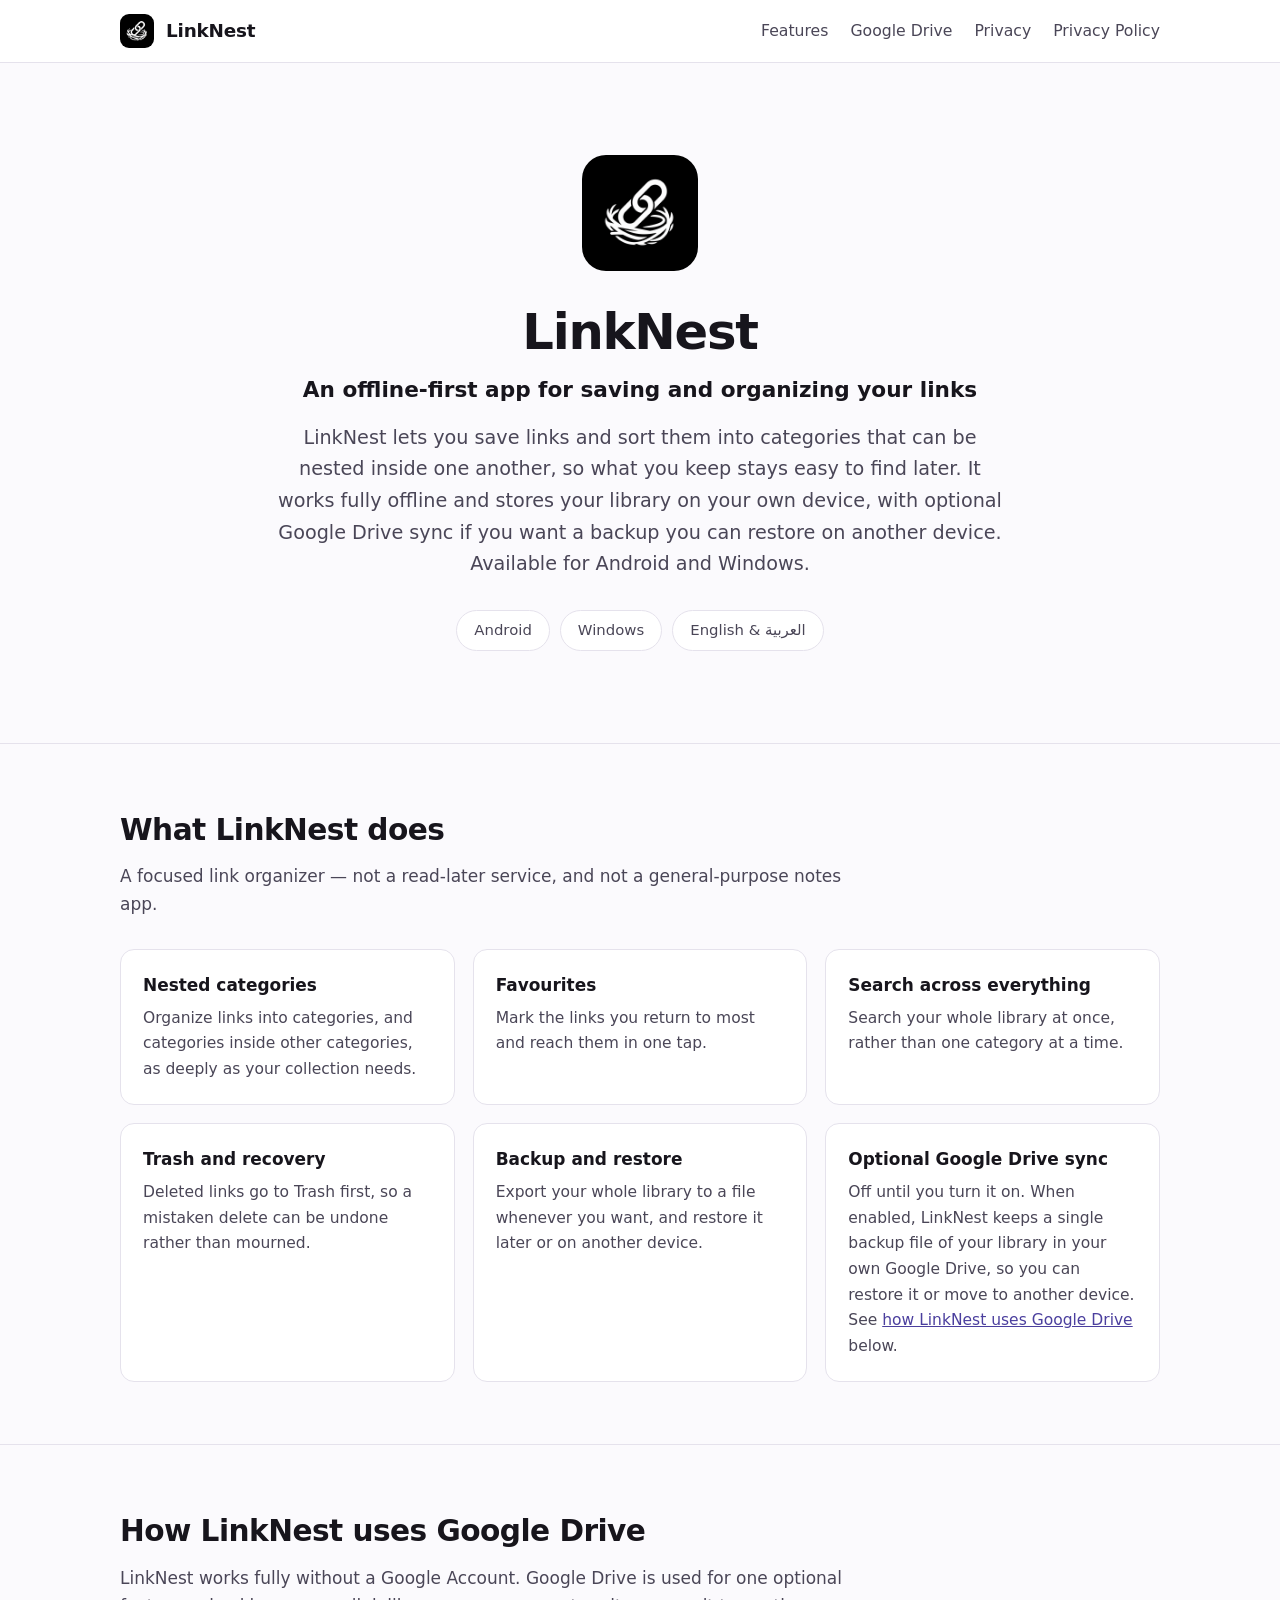
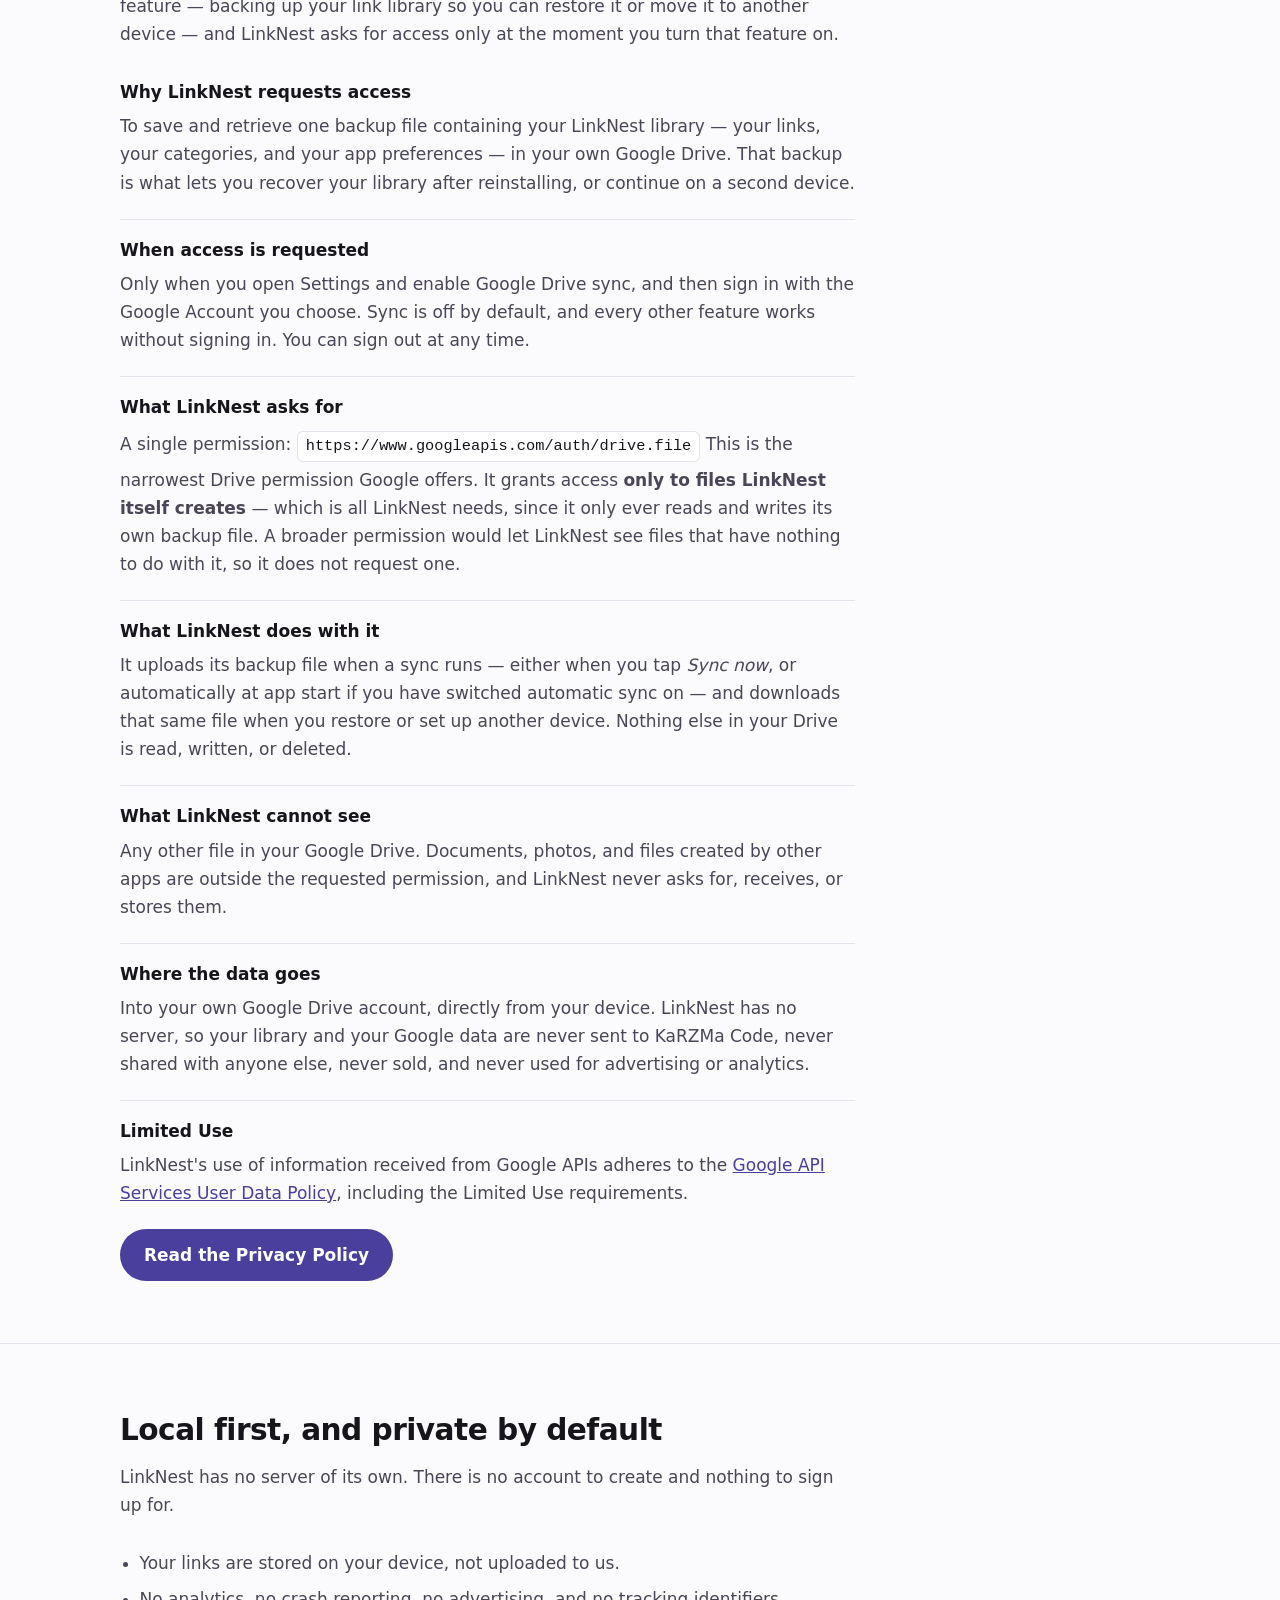
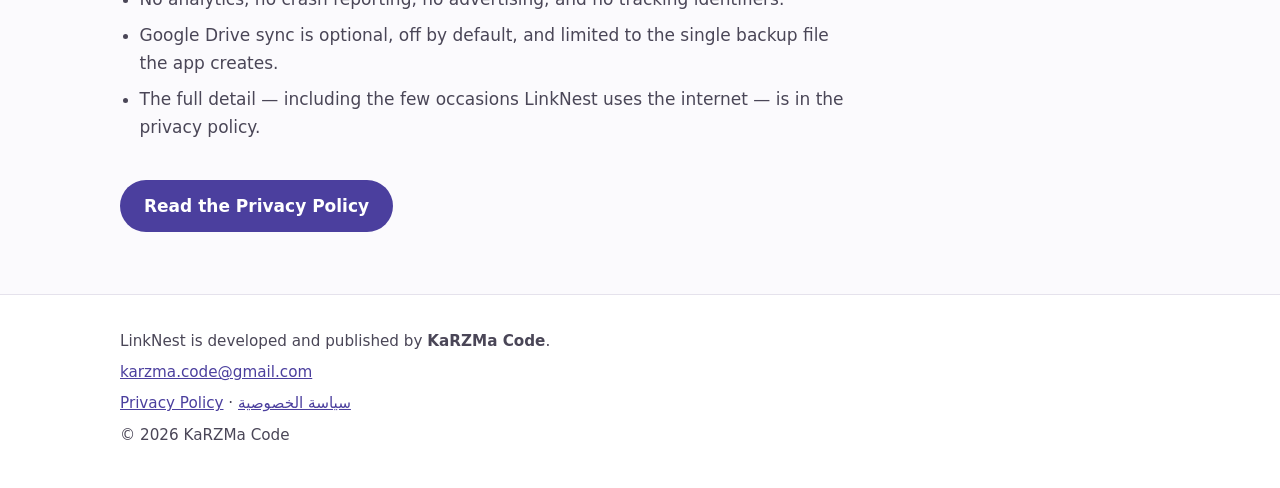
<file: index.html>
<!DOCTYPE html>
<html lang="en">
<head>
<meta charset="utf-8">
<meta name="viewport" content="width=device-width, initial-scale=1">
<title>LinkNest — Offline-first link organizer for Android and Windows</title>
<meta name="description" content="LinkNest is an offline-first app for saving and organizing links into nested categories, with favourites, search, trash, manual backup, and optional Google Drive sync. Your links stay on your device.">
<link rel="canonical" href="https://linknest.dev/">
<meta property="og:type" content="website">
<meta property="og:site_name" content="LinkNest">
<meta property="og:title" content="LinkNest — Offline-first link organizer">
<meta property="og:description" content="Save and organize links into nested categories, on Android and Windows. Works offline; your links stay on your device.">
<meta property="og:url" content="https://linknest.dev/">
<meta property="og:image" content="https://linknest.dev/img/og-card.png">
<meta name="twitter:card" content="summary_large_image">
<meta name="theme-color" content="#000000">
<link rel="icon" href="favicon.ico" sizes="any">
<link rel="icon" type="image/png" href="img/linknest-icon-192.png">
<link rel="apple-touch-icon" href="img/linknest-icon-192.png">
<link rel="stylesheet" href="css/style.css">
</head>
<body>
<a class="skip-link" href="#main">Skip to content</a>

<header class="site-header">
  <div class="shell">
    <a class="brand" href="./">
      <img src="img/linknest-icon-192.png" alt="" width="34" height="34">
      LinkNest
    </a>
    <nav class="site-nav" aria-label="Primary">
      <a href="#features">Features</a>
      <a href="#google-data">Google Drive</a>
      <a href="#privacy">Privacy</a>
      <a href="privacy/">Privacy Policy</a>
    </nav>
  </div>
</header>

<main id="main">

  <div class="shell hero">
    <img src="img/linknest-icon-512.png" alt="The LinkNest logo: a chain link resting in a nest." width="116" height="116">
    <h1>LinkNest</h1>
    <p class="tagline">
      An offline-first app for saving and organizing your links
    </p>
    <p class="lede">
      LinkNest lets you save links and sort them into categories that can be
      nested inside one another, so what you keep stays easy to find later. It
      works fully offline and stores your library on your own device, with
      optional Google Drive sync if you want a backup you can restore on
      another device. Available for Android and Windows.
    </p>
    <ul class="platforms">
      <li>Android</li>
      <li>Windows</li>
      <li>English &amp; العربية</li>
    </ul>
  </div>

  <section id="features">
    <div class="shell">
      <h2>What LinkNest does</h2>
      <p class="section-lede">
        A focused link organizer — not a read-later service, and not a
        general-purpose notes app.
      </p>
      <ul class="features">
        <li>
          <h3>Nested categories</h3>
          <p>
            Organize links into categories, and categories inside other
            categories, as deeply as your collection needs.
          </p>
        </li>
        <li>
          <h3>Favourites</h3>
          <p>Mark the links you return to most and reach them in one tap.</p>
        </li>
        <li>
          <h3>Search across everything</h3>
          <p>
            Search your whole library at once, rather than one category at a
            time.
          </p>
        </li>
        <li>
          <h3>Trash and recovery</h3>
          <p>
            Deleted links go to Trash first, so a mistaken delete can be undone
            rather than mourned.
          </p>
        </li>
        <li>
          <h3>Backup and restore</h3>
          <p>
            Export your whole library to a file whenever you want, and restore
            it later or on another device.
          </p>
        </li>
        <li>
          <h3>Optional Google Drive sync</h3>
          <p>
            Off until you turn it on. When enabled, LinkNest keeps a single
            backup file of your library in your own Google Drive, so you can
            restore it or move to another device. See
            <a href="#google-data">how LinkNest uses Google Drive</a> below.
          </p>
        </li>
      </ul>
    </div>
  </section>

  <section id="google-data">
    <div class="shell">
      <h2>How LinkNest uses Google Drive</h2>
      <p class="section-lede">
        LinkNest works fully without a Google Account. Google Drive is used for
        one optional feature — backing up your link library so you can restore
        it or move it to another device — and LinkNest asks for access only at
        the moment you turn that feature on.
      </p>
      <dl class="disclosure">
        <dt>Why LinkNest requests access</dt>
        <dd>
          To save and retrieve one backup file containing your LinkNest
          library — your links, your categories, and your app preferences — in
          your own Google Drive. That backup is what lets you recover your
          library after reinstalling, or continue on a second device.
        </dd>

        <dt>When access is requested</dt>
        <dd>
          Only when you open Settings and enable Google Drive sync, and then
          sign in with the Google Account you choose. Sync is off by default,
          and every other feature works without signing in. You can sign out at
          any time.
        </dd>

        <dt>What LinkNest asks for</dt>
        <dd>
          A single permission:
          <code class="scope">https://www.googleapis.com/auth/drive.file</code>
          This is the narrowest Drive permission Google offers. It grants access
          <strong>only to files LinkNest itself creates</strong> — which is all
          LinkNest needs, since it only ever reads and writes its own backup
          file. A broader permission would let LinkNest see files that have
          nothing to do with it, so it does not request one.
        </dd>

        <dt>What LinkNest does with it</dt>
        <dd>
          It uploads its backup file when a sync runs — either when you tap
          <em>Sync now</em>, or automatically at app start if you have switched
          automatic sync on — and downloads that same file when you restore or
          set up another device. Nothing else in your Drive is read, written,
          or deleted.
        </dd>

        <dt>What LinkNest cannot see</dt>
        <dd>
          Any other file in your Google Drive. Documents, photos, and files
          created by other apps are outside the requested permission, and
          LinkNest never asks for, receives, or stores them.
        </dd>

        <dt>Where the data goes</dt>
        <dd>
          Into your own Google Drive account, directly from your device.
          LinkNest has no server, so your library and your Google data are
          never sent to KaRZMa Code, never shared with anyone else, never sold,
          and never used for advertising or analytics.
        </dd>

        <dt>Limited Use</dt>
        <dd>
          LinkNest's use of information received from Google APIs adheres to the
          <a href="https://developers.google.com/terms/api-services-user-data-policy" rel="noopener">Google
          API Services User Data Policy</a>, including the Limited Use
          requirements.
        </dd>
      </dl>
      <a class="button" href="privacy/">Read the Privacy Policy</a>
    </div>
  </section>

  <section id="privacy">
    <div class="shell">
      <h2>Local first, and private by default</h2>
      <p class="section-lede">
        LinkNest has no server of its own. There is no account to create and
        nothing to sign up for.
      </p>
      <ul class="privacy-points">
        <li>Your links are stored on your device, not uploaded to us.</li>
        <li>
          No analytics, no crash reporting, no advertising, and no tracking
          identifiers.
        </li>
        <li>
          Google Drive sync is optional, off by default, and limited to the
          single backup file the app creates.
        </li>
        <li>
          The full detail — including the few occasions LinkNest uses the
          internet — is in the privacy policy.
        </li>
      </ul>
      <a class="button" href="privacy/">Read the Privacy Policy</a>
    </div>
  </section>

</main>

<footer class="site-footer">
  <div class="shell">
    <p>LinkNest is developed and published by <strong>KaRZMa&nbsp;Code</strong>.</p>
    <p><a href="mailto:karzma.code@gmail.com">karzma.code@gmail.com</a></p>
    <p>
      <a href="privacy/">Privacy Policy</a> ·
      <a href="privacy/ar/" lang="ar">سياسة الخصوصية</a>
    </p>
    <p>&copy; <span data-current-year>2026</span> KaRZMa Code</p>
  </div>
</footer>

<script src="js/main.js"></script>
</body>
</html>
</file>
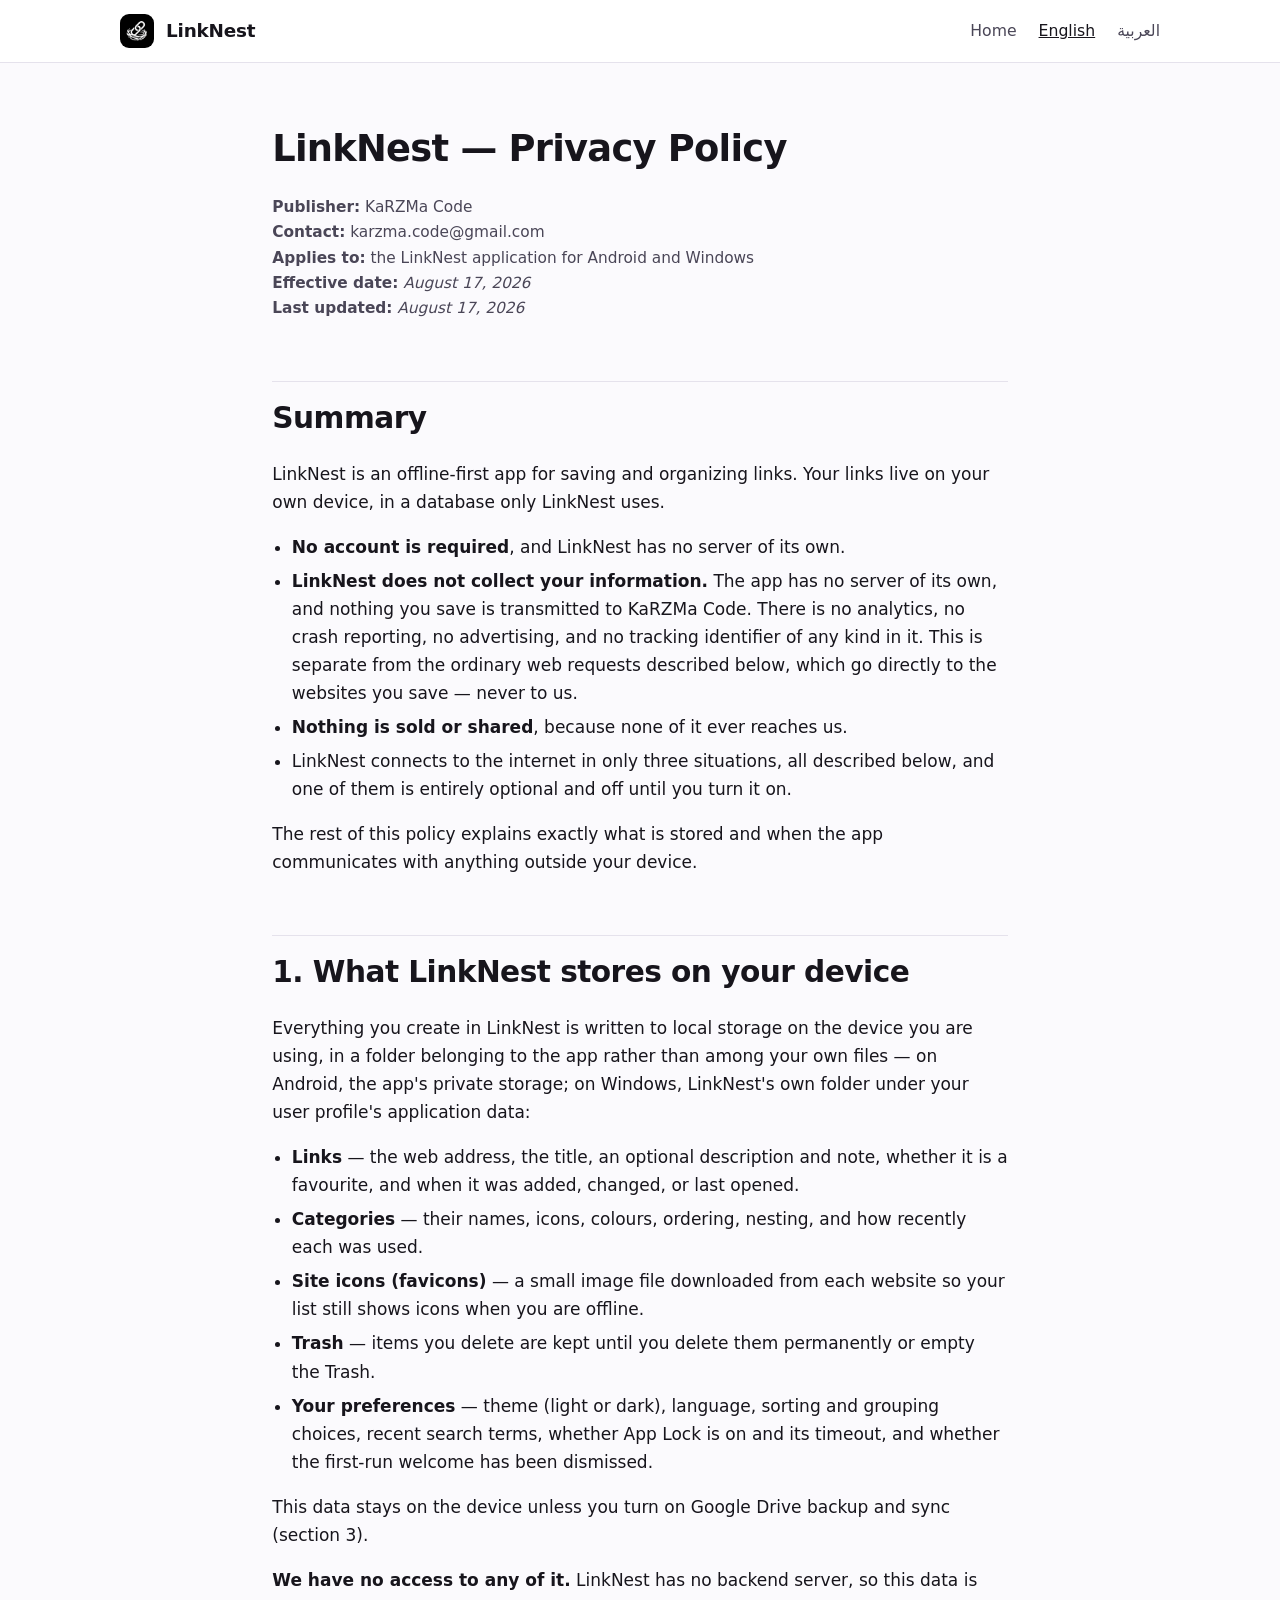
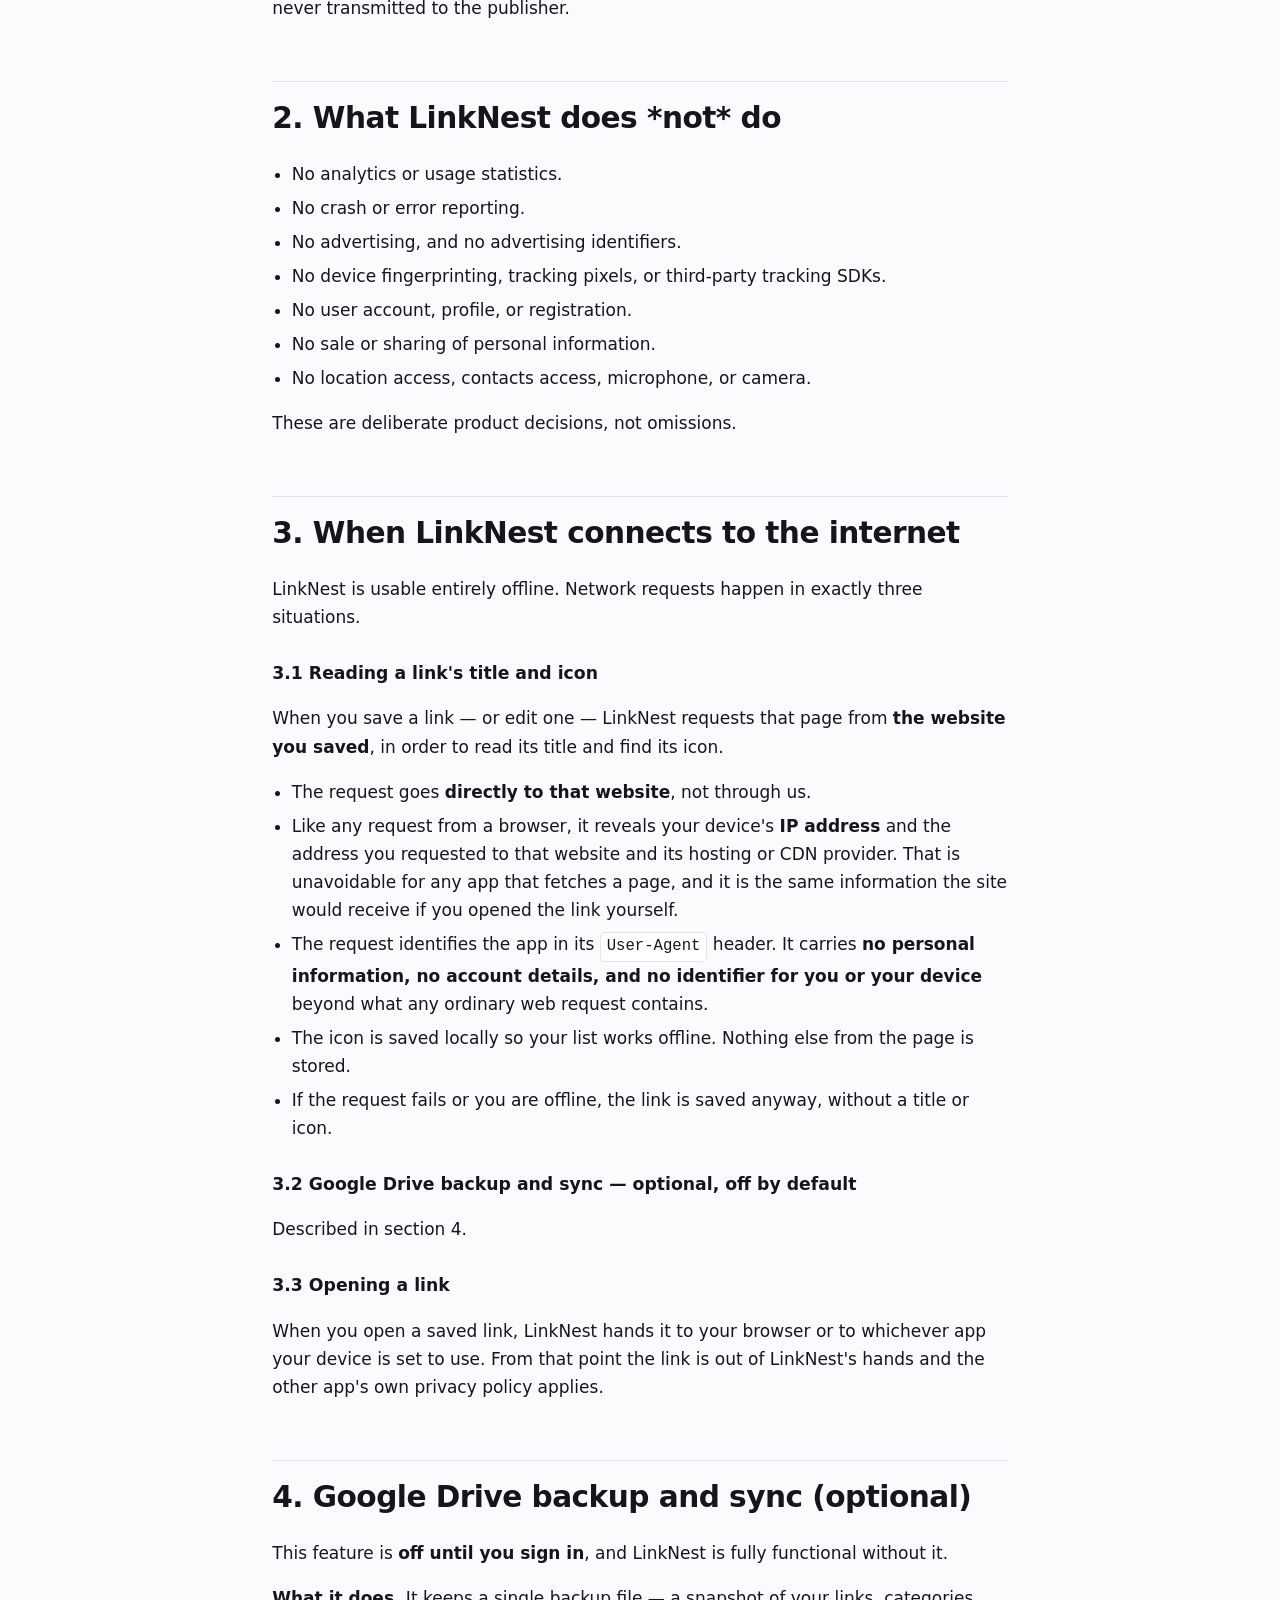
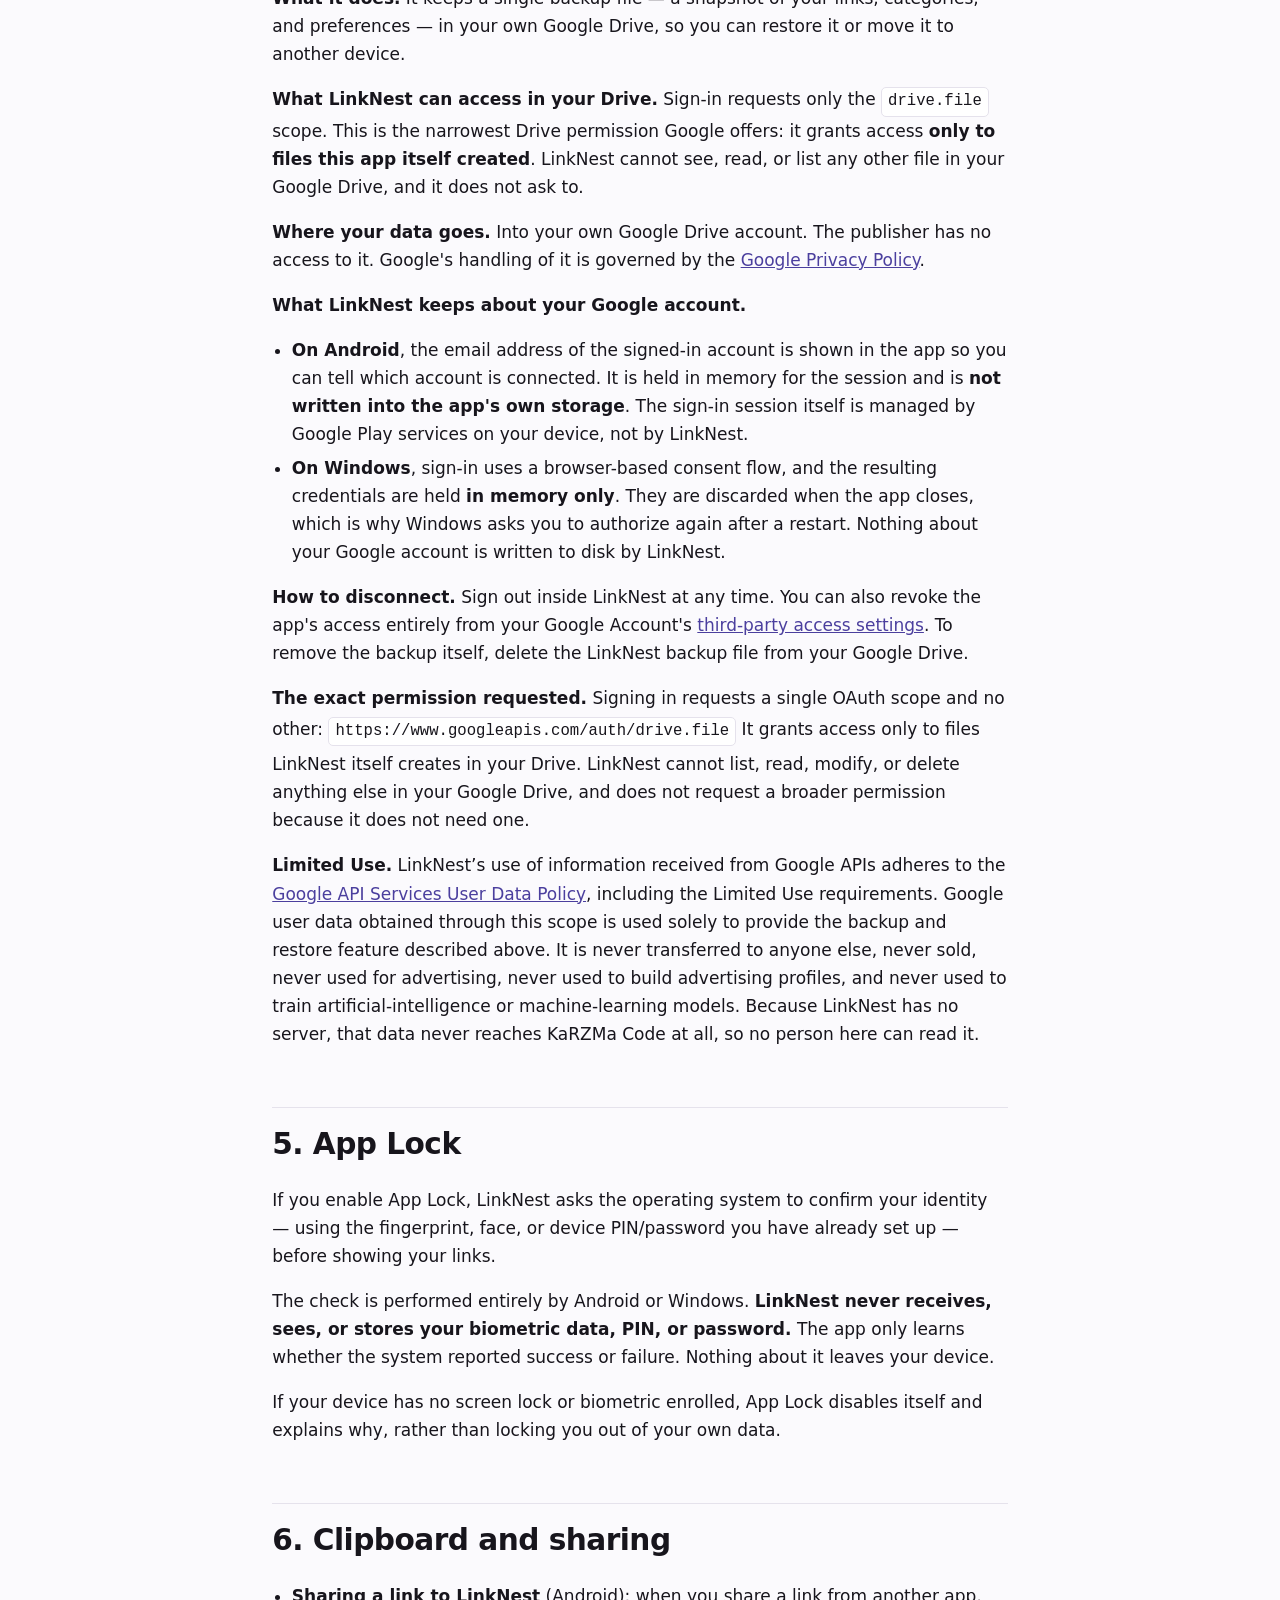
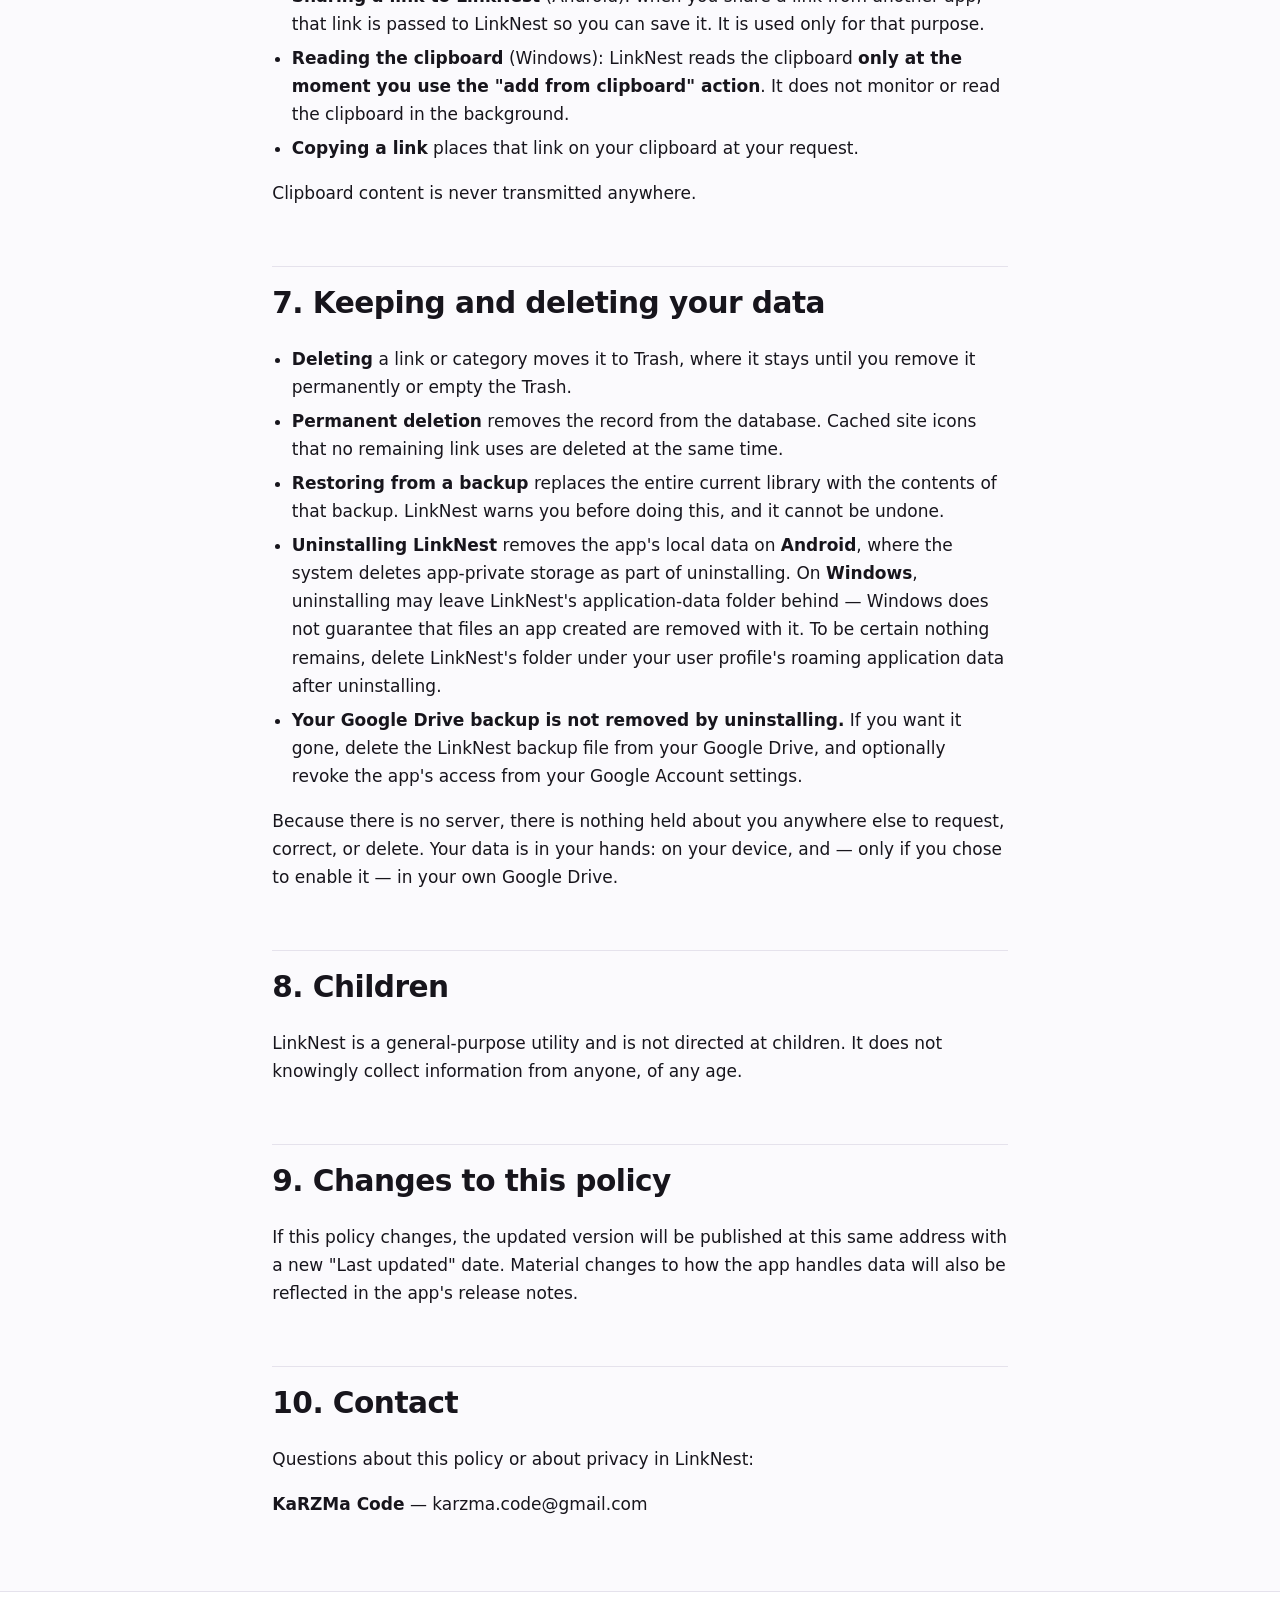
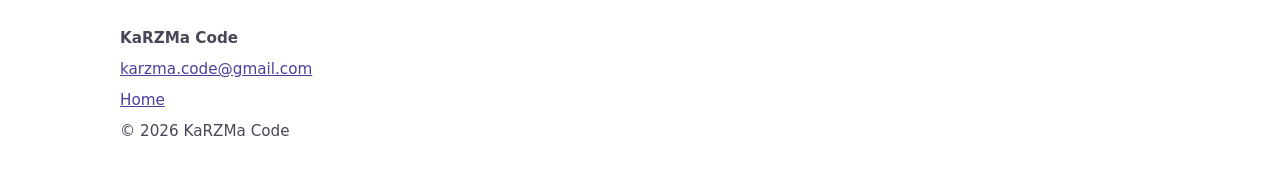
<file: privacy/index.html>
<!DOCTYPE html>
<html lang="en">
<head>
<meta charset="utf-8">
<meta name="viewport" content="width=device-width, initial-scale=1">
<title>Privacy Policy — LinkNest</title>
<meta name="description" content="How LinkNest handles your data: what is stored on your device, when the app uses the internet, and what optional Google Drive sync can access.">
<link rel="canonical" href="https://linknest.dev/privacy/">
<link rel="alternate" hreflang="en" href="https://linknest.dev/privacy/">
<link rel="alternate" hreflang="ar" href="https://linknest.dev/privacy/ar/">
<meta property="og:type" content="article">
<meta property="og:site_name" content="LinkNest">
<meta property="og:title" content="Privacy Policy — LinkNest">
<meta property="og:description" content="How LinkNest handles your data: what is stored on your device, when the app uses the internet, and what optional Google Drive sync can access.">
<meta property="og:url" content="https://linknest.dev/privacy/">
<meta property="og:image" content="https://linknest.dev/img/og-card.png">
<meta name="theme-color" content="#000000">
<link rel="icon" href="../favicon.ico" sizes="any">
<link rel="icon" type="image/png" href="../img/linknest-icon-192.png">
<link rel="apple-touch-icon" href="../img/linknest-icon-192.png">
<link rel="stylesheet" href="../css/style.css">
</head>
<body>
<a class="skip-link" href="#main">Skip to content</a>

<header class="site-header">
  <div class="shell">
    <a class="brand" href="../">
      <img src="../img/linknest-icon-192.png" alt="" width="34" height="34">
      LinkNest
    </a>
    <nav class="site-nav" aria-label="Primary">
      <a href="../">Home</a>
      <a href="./" aria-current="page" lang="en">English</a>
      <a href="ar/" lang="ar">العربية</a>
    </nav>
  </div>
</header>

<main id="main" class="policy">
  <div class="shell">
    <h1>LinkNest — Privacy Policy</h1>
    <p class="meta"><strong>Publisher:</strong> KaRZMa Code<br><strong>Contact:</strong> karzma.code@gmail.com<br><strong>Applies to:</strong> the LinkNest application for Android and Windows<br><strong>Effective date:</strong> <em>August 17, 2026</em><br><strong>Last updated:</strong> <em>August 17, 2026</em></p>
    <hr>
    <h2>Summary</h2>
    <p>LinkNest is an offline-first app for saving and organizing links. Your links live on your own device, in a database only LinkNest uses.</p>
    <ul>
    <li><strong>No account is required</strong>, and LinkNest has no server of its own.</li>
    <li><strong>LinkNest does not collect your information.</strong> The app has no server of its own, and nothing you save is transmitted to KaRZMa Code. There is no analytics, no crash reporting, no advertising, and no tracking identifier of any kind in it. This is separate from the ordinary web requests described below, which go directly to the websites you save — never to us.</li>
    <li><strong>Nothing is sold or shared</strong>, because none of it ever reaches us.</li>
    <li>LinkNest connects to the internet in only three situations, all described below, and one of them is entirely optional and off until you turn it on.</li>
    </ul>
    <p>The rest of this policy explains exactly what is stored and when the app communicates with anything outside your device.</p>
    <hr>
    <h2>1. What LinkNest stores on your device</h2>
    <p>Everything you create in LinkNest is written to local storage on the device you are using, in a folder belonging to the app rather than among your own files — on Android, the app's private storage; on Windows, LinkNest's own folder under your user profile's application data:</p>
    <ul>
    <li><strong>Links</strong> — the web address, the title, an optional description and note, whether it is a favourite, and when it was added, changed, or last opened.</li>
    <li><strong>Categories</strong> — their names, icons, colours, ordering, nesting, and how recently each was used.</li>
    <li><strong>Site icons (favicons)</strong> — a small image file downloaded from each website so your list still shows icons when you are offline.</li>
    <li><strong>Trash</strong> — items you delete are kept until you delete them permanently or empty the Trash.</li>
    <li><strong>Your preferences</strong> — theme (light or dark), language, sorting and grouping choices, recent search terms, whether App Lock is on and its timeout, and whether the first-run welcome has been dismissed.</li>
    </ul>
    <p>This data stays on the device unless you turn on Google Drive backup and sync (section 3).</p>
    <p><strong>We have no access to any of it.</strong> LinkNest has no backend server, so this data is never transmitted to the publisher.</p>
    <hr>
    <h2>2. What LinkNest does *not* do</h2>
    <ul>
    <li>No analytics or usage statistics.</li>
    <li>No crash or error reporting.</li>
    <li>No advertising, and no advertising identifiers.</li>
    <li>No device fingerprinting, tracking pixels, or third-party tracking SDKs.</li>
    <li>No user account, profile, or registration.</li>
    <li>No sale or sharing of personal information.</li>
    <li>No location access, contacts access, microphone, or camera.</li>
    </ul>
    <p>These are deliberate product decisions, not omissions.</p>
    <hr>
    <h2>3. When LinkNest connects to the internet</h2>
    <p>LinkNest is usable entirely offline. Network requests happen in exactly three situations.</p>
    <h3>3.1 Reading a link's title and icon</h3>
    <p>When you save a link — or edit one — LinkNest requests that page from <strong>the website you saved</strong>, in order to read its title and find its icon.</p>
    <ul>
    <li>The request goes <strong>directly to that website</strong>, not through us.</li>
    <li>Like any request from a browser, it reveals your device's <strong>IP address</strong> and the address you requested to that website and its hosting or CDN provider. That is unavoidable for any app that fetches a page, and it is the same information the site would receive if you opened the link yourself.</li>
    <li>The request identifies the app in its <code>User-Agent</code> header. It carries <strong>no personal information, no account details, and no identifier for you or your device</strong> beyond what any ordinary web request contains.</li>
    <li>The icon is saved locally so your list works offline. Nothing else from the page is stored.</li>
    <li>If the request fails or you are offline, the link is saved anyway, without a title or icon.</li>
    </ul>
    <h3>3.2 Google Drive backup and sync — optional, off by default</h3>
    <p>Described in section 4.</p>
    <h3>3.3 Opening a link</h3>
    <p>When you open a saved link, LinkNest hands it to your browser or to whichever app your device is set to use. From that point the link is out of LinkNest's hands and the other app's own privacy policy applies.</p>
    <hr>
    <h2>4. Google Drive backup and sync (optional)</h2>
    <p>This feature is <strong>off until you sign in</strong>, and LinkNest is fully functional without it.</p>
    <p><strong>What it does.</strong> It keeps a single backup file — a snapshot of your links, categories, and preferences — in your own Google Drive, so you can restore it or move it to another device.</p>
    <p><strong>What LinkNest can access in your Drive.</strong> Sign-in requests only the <code>drive.file</code> scope. This is the narrowest Drive permission Google offers: it grants access <strong>only to files this app itself created</strong>. LinkNest cannot see, read, or list any other file in your Google Drive, and it does not ask to.</p>
    <p><strong>Where your data goes.</strong> Into your own Google Drive account. The publisher has no access to it. Google's handling of it is governed by the <a href="https://policies.google.com/privacy">Google Privacy Policy</a>.</p>
    <p><strong>What LinkNest keeps about your Google account.</strong></p>
    <ul>
    <li><strong>On Android</strong>, the email address of the signed-in account is shown in the app so you can tell which account is connected. It is held in memory for the session and is <strong>not written into the app's own storage</strong>. The sign-in session itself is managed by Google Play services on your device, not by LinkNest.</li>
    <li><strong>On Windows</strong>, sign-in uses a browser-based consent flow, and the resulting credentials are held <strong>in memory only</strong>. They are discarded when the app closes, which is why Windows asks you to authorize again after a restart. Nothing about your Google account is written to disk by LinkNest.</li>
    </ul>
    <p><strong>How to disconnect.</strong> Sign out inside LinkNest at any time. You can also revoke the app's access entirely from your Google Account's <a href="https://myaccount.google.com/permissions">third-party access settings</a>. To remove the backup itself, delete the LinkNest backup file from your Google Drive.</p>
    <p><strong>The exact permission requested.</strong> Signing in requests a single OAuth scope and no other: <code class="scope">https://www.googleapis.com/auth/drive.file</code> It grants access only to files LinkNest itself creates in your Drive. LinkNest cannot list, read, modify, or delete anything else in your Google Drive, and does not request a broader permission because it does not need one.</p>
    <p><strong>Limited Use.</strong> LinkNest’s use of information received from Google APIs adheres to the <a href="https://developers.google.com/terms/api-services-user-data-policy" rel="noopener">Google API Services User Data Policy</a>, including the Limited Use requirements. Google user data obtained through this scope is used solely to provide the backup and restore feature described above. It is never transferred to anyone else, never sold, never used for advertising, never used to build advertising profiles, and never used to train artificial-intelligence or machine-learning models. Because LinkNest has no server, that data never reaches KaRZMa Code at all, so no person here can read it.</p>
    <hr>
    <h2>5. App Lock</h2>
    <p>If you enable App Lock, LinkNest asks the operating system to confirm your identity — using the fingerprint, face, or device PIN/password you have already set up — before showing your links.</p>
    <p>The check is performed entirely by Android or Windows. <strong>LinkNest never receives, sees, or stores your biometric data, PIN, or password.</strong> The app only learns whether the system reported success or failure. Nothing about it leaves your device.</p>
    <p>If your device has no screen lock or biometric enrolled, App Lock disables itself and explains why, rather than locking you out of your own data.</p>
    <hr>
    <h2>6. Clipboard and sharing</h2>
    <ul>
    <li><strong>Sharing a link to LinkNest</strong> (Android): when you share a link from another app, that link is passed to LinkNest so you can save it. It is used only for that purpose.</li>
    <li><strong>Reading the clipboard</strong> (Windows): LinkNest reads the clipboard <strong>only at the moment you use the "add from clipboard" action</strong>. It does not monitor or read the clipboard in the background.</li>
    <li><strong>Copying a link</strong> places that link on your clipboard at your request.</li>
    </ul>
    <p>Clipboard content is never transmitted anywhere.</p>
    <hr>
    <h2>7. Keeping and deleting your data</h2>
    <ul>
    <li><strong>Deleting</strong> a link or category moves it to Trash, where it stays until you remove it permanently or empty the Trash.</li>
    <li><strong>Permanent deletion</strong> removes the record from the database. Cached site icons that no remaining link uses are deleted at the same time.</li>
    <li><strong>Restoring from a backup</strong> replaces the entire current library with the contents of that backup. LinkNest warns you before doing this, and it cannot be undone.</li>
    <li><strong>Uninstalling LinkNest</strong> removes the app's local data on <strong>Android</strong>, where the system deletes app-private storage as part of uninstalling. On <strong>Windows</strong>, uninstalling may leave LinkNest's application-data folder behind — Windows does not guarantee that files an app created are removed with it. To be certain nothing remains, delete LinkNest's folder under your user profile's roaming application data after uninstalling.</li>
    <li><strong>Your Google Drive backup is not removed by uninstalling.</strong> If you want it gone, delete the LinkNest backup file from your Google Drive, and optionally revoke the app's access from your Google Account settings.</li>
    </ul>
    <p>Because there is no server, there is nothing held about you anywhere else to request, correct, or delete. Your data is in your hands: on your device, and — only if you chose to enable it — in your own Google Drive.</p>
    <hr>
    <h2>8. Children</h2>
    <p>LinkNest is a general-purpose utility and is not directed at children. It does not knowingly collect information from anyone, of any age.</p>
    <hr>
    <h2>9. Changes to this policy</h2>
    <p>If this policy changes, the updated version will be published at this same address with a new "Last updated" date. Material changes to how the app handles data will also be reflected in the app's release notes.</p>
    <hr>
    <h2>10. Contact</h2>
    <p>Questions about this policy or about privacy in LinkNest:</p>
    <p><strong>KaRZMa Code</strong> — karzma.code@gmail.com</p>
  </div>
</main>

<footer class="site-footer">
  <div class="shell">
    <p><strong>KaRZMa&nbsp;Code</strong></p>
    <p><a href="mailto:karzma.code@gmail.com">karzma.code@gmail.com</a></p>
    <p><a href="../">Home</a></p>
    <p>&copy; <span data-current-year>2026</span> KaRZMa Code</p>
  </div>
</footer>

<script src="../js/main.js"></script>
</body>
</html>
</file>
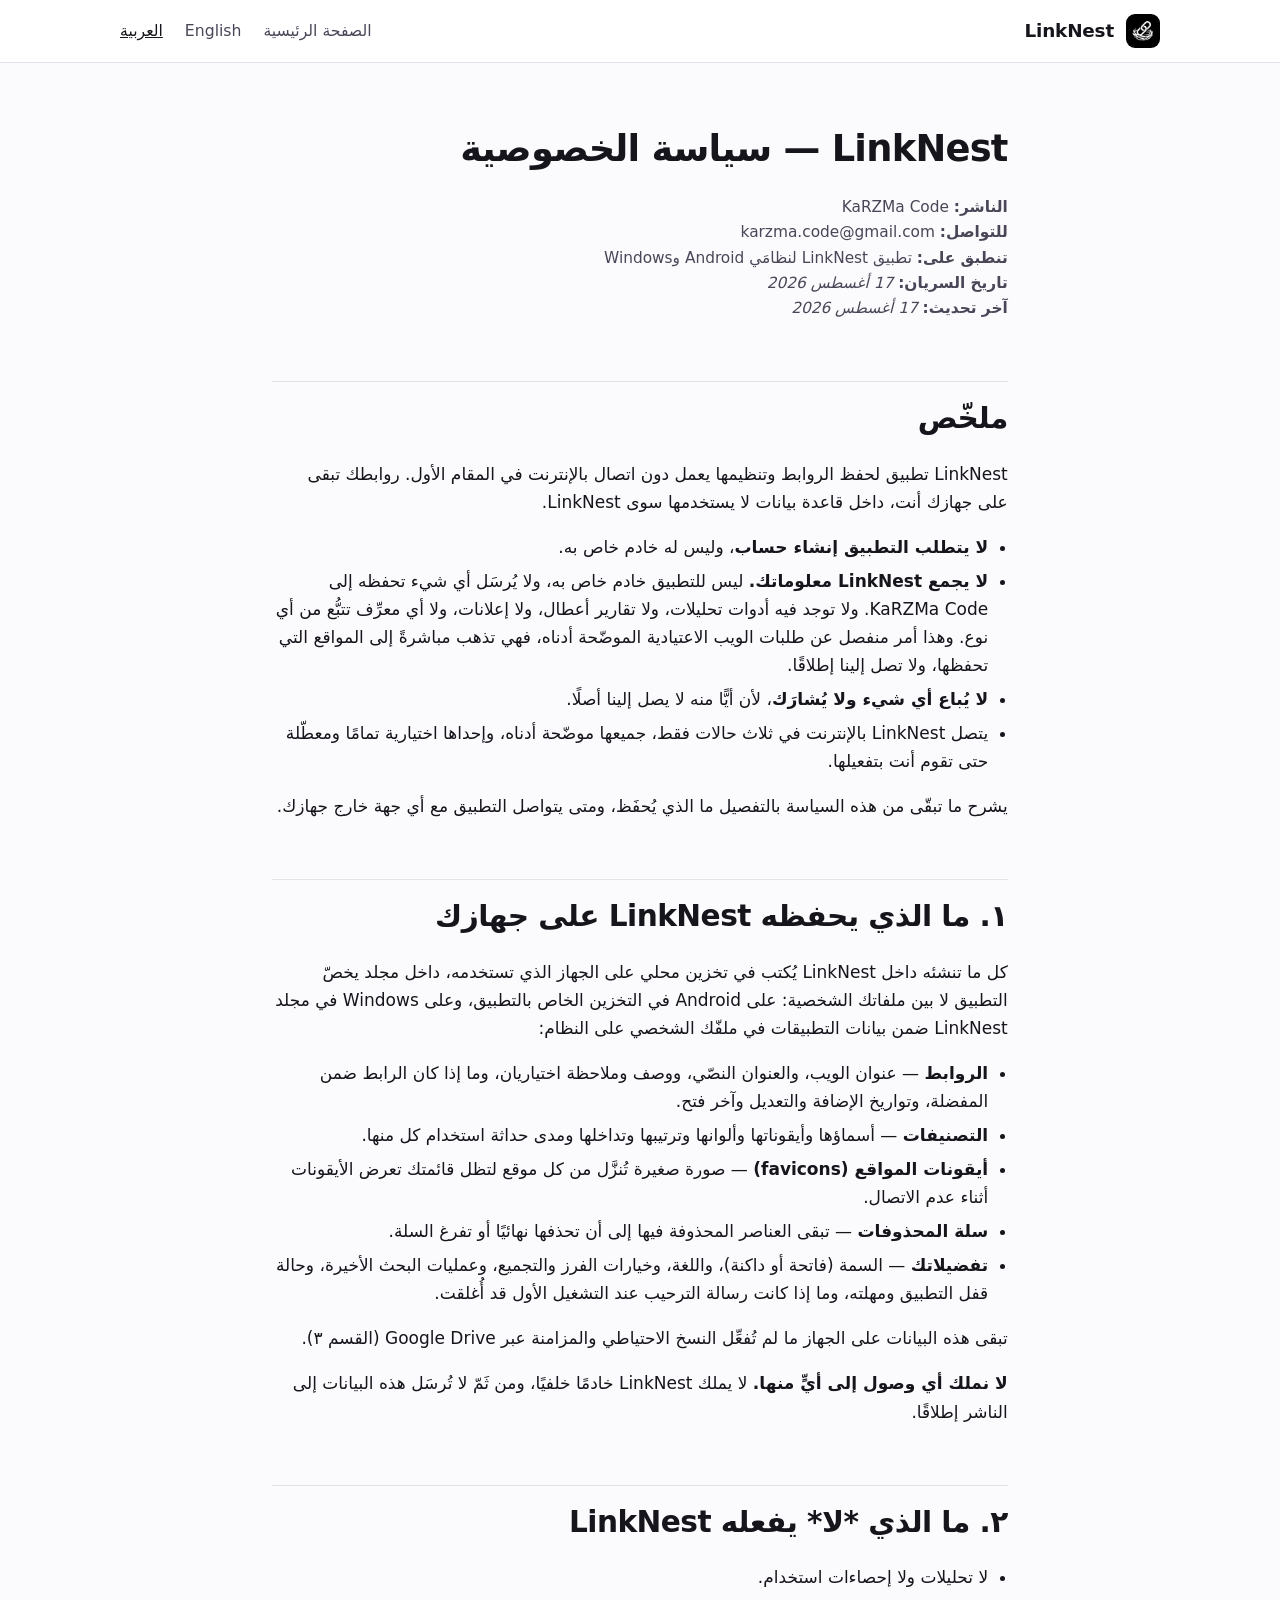
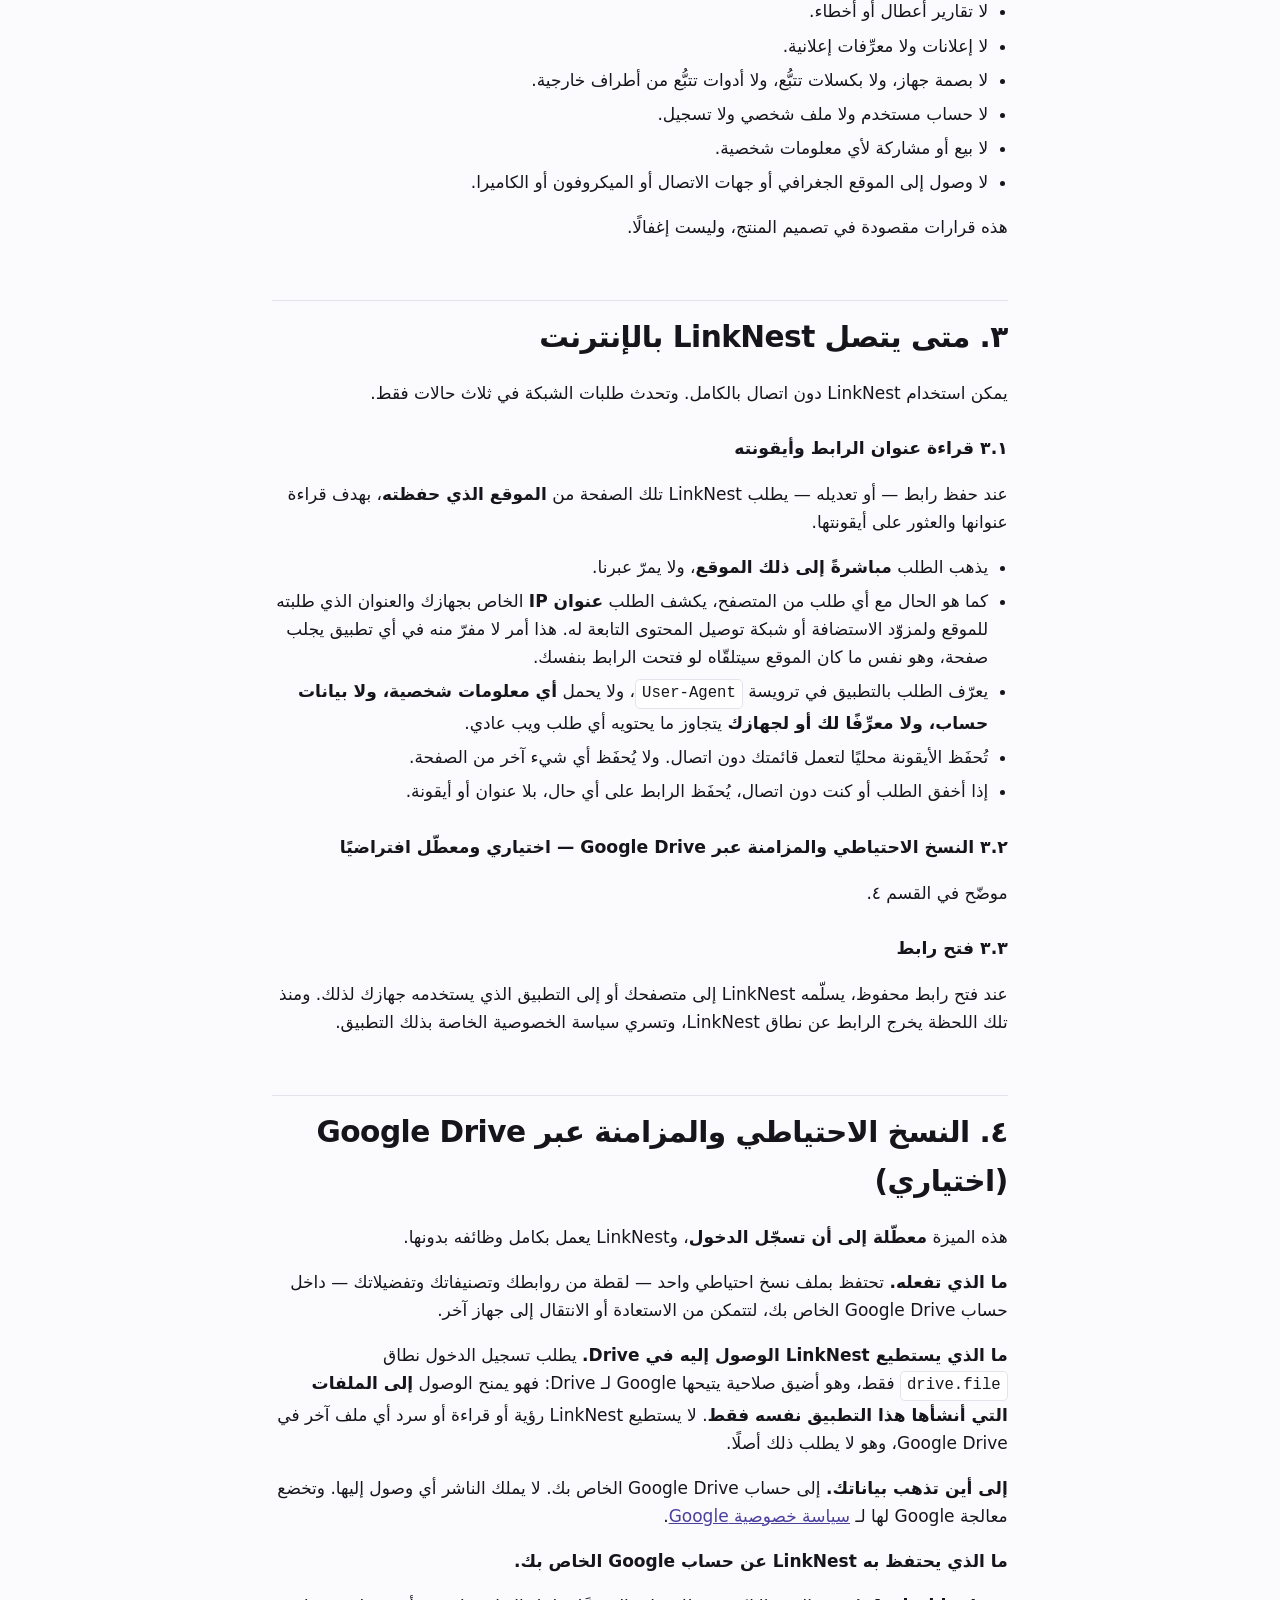
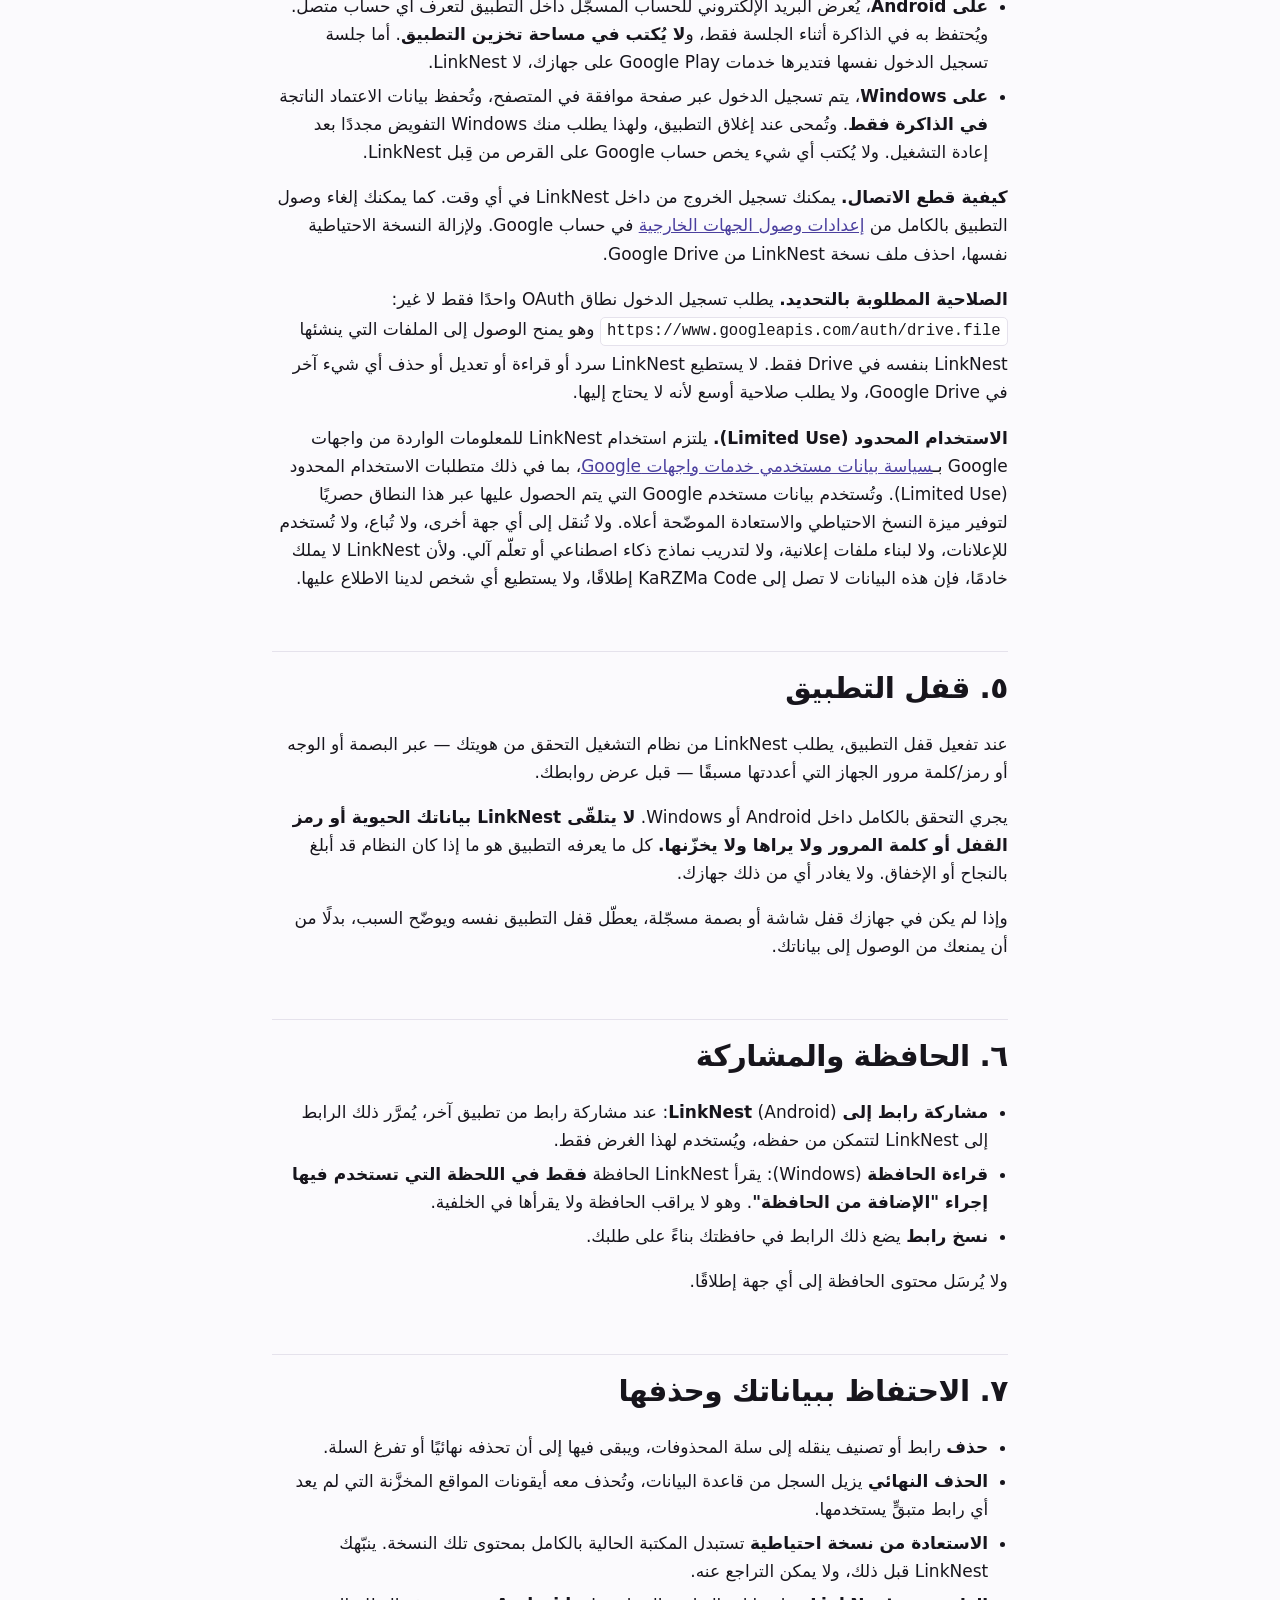
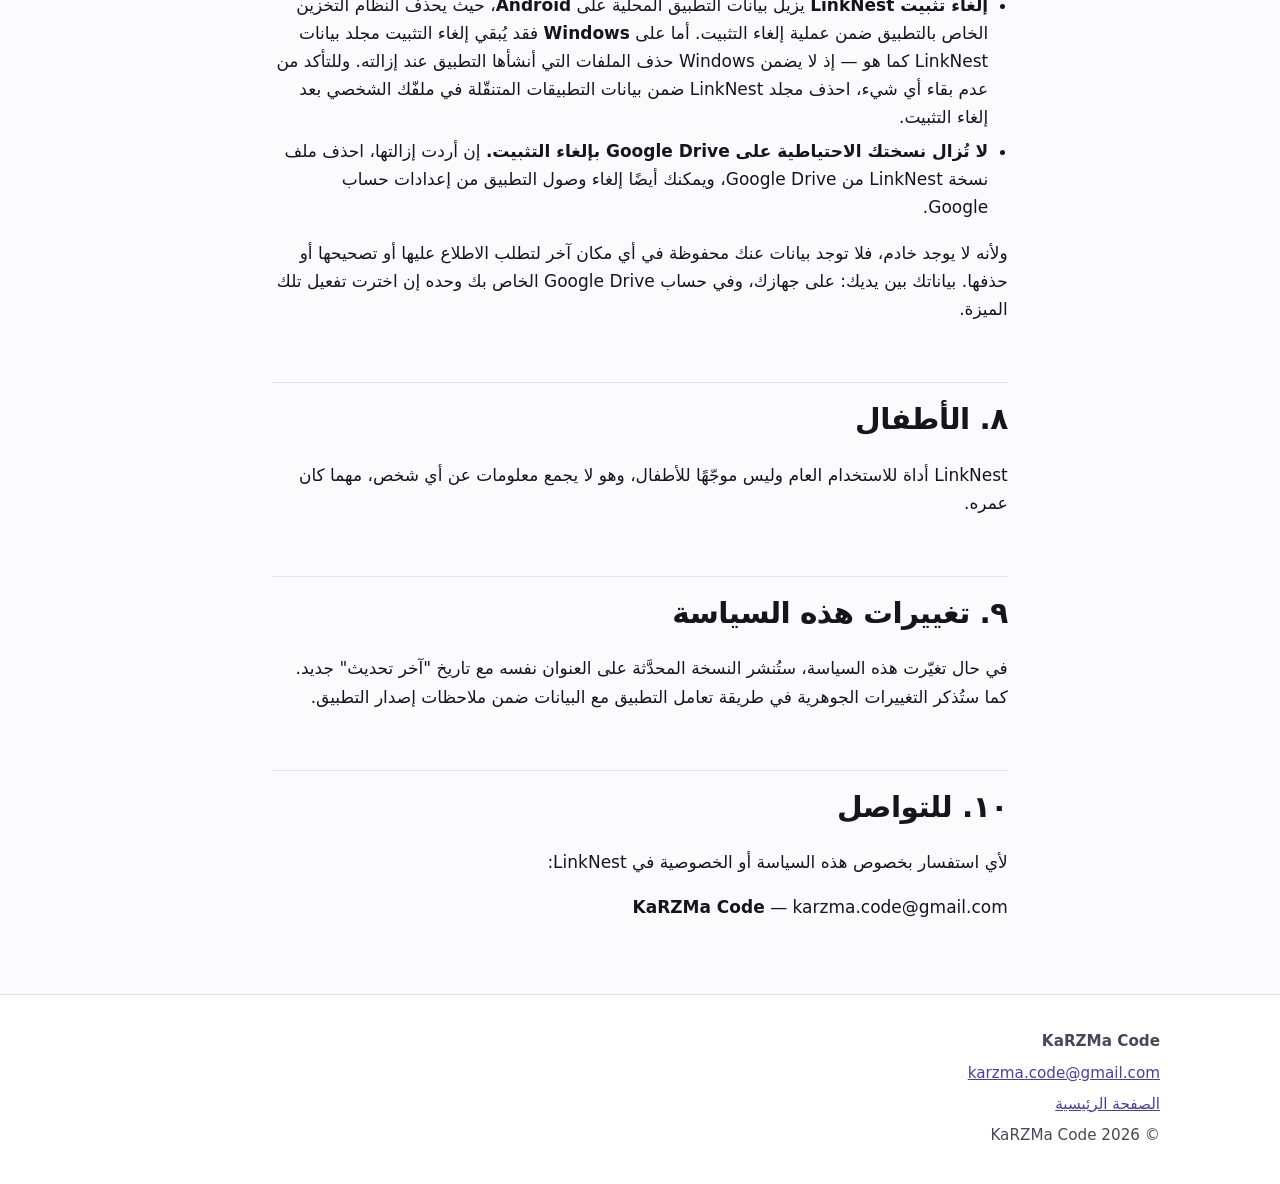
<file: privacy/ar/index.html>
<!DOCTYPE html>
<html lang="ar" dir="rtl">
<head>
<meta charset="utf-8">
<meta name="viewport" content="width=device-width, initial-scale=1">
<title>سياسة الخصوصية — LinkNest</title>
<meta name="description" content="كيف يتعامل LinkNest مع بياناتك: ما الذي يُحفظ على جهازك، ومتى يستخدم التطبيق الإنترنت، وما الذي تصل إليه مزامنة Google Drive الاختيارية.">
<link rel="canonical" href="https://linknest.dev/privacy/ar/">
<link rel="alternate" hreflang="en" href="https://linknest.dev/privacy/">
<link rel="alternate" hreflang="ar" href="https://linknest.dev/privacy/ar/">
<meta property="og:type" content="article">
<meta property="og:site_name" content="LinkNest">
<meta property="og:title" content="سياسة الخصوصية — LinkNest">
<meta property="og:description" content="كيف يتعامل LinkNest مع بياناتك: ما الذي يُحفظ على جهازك، ومتى يستخدم التطبيق الإنترنت، وما الذي تصل إليه مزامنة Google Drive الاختيارية.">
<meta property="og:url" content="https://linknest.dev/privacy/ar/">
<meta property="og:image" content="https://linknest.dev/img/og-card.png">
<meta name="theme-color" content="#000000">
<link rel="icon" href="../../favicon.ico" sizes="any">
<link rel="icon" type="image/png" href="../../img/linknest-icon-192.png">
<link rel="apple-touch-icon" href="../../img/linknest-icon-192.png">
<link rel="stylesheet" href="../../css/style.css">
</head>
<body>
<a class="skip-link" href="#main">تخطَّ إلى المحتوى</a>

<header class="site-header">
  <div class="shell">
    <a class="brand" href="../../">
      <img src="../../img/linknest-icon-192.png" alt="" width="34" height="34">
      LinkNest
    </a>
    <nav class="site-nav" aria-label="التنقل الرئيسي">
      <a href="../../">الصفحة الرئيسية</a>
      <a href="../" lang="en">English</a>
      <a href="./" aria-current="page" lang="ar">العربية</a>
    </nav>
  </div>
</header>

<main id="main" class="policy">
  <div class="shell">
    <h1>LinkNest — سياسة الخصوصية</h1>
    <p class="meta"><strong>الناشر:</strong> KaRZMa Code<br><strong>للتواصل:</strong> karzma.code@gmail.com<br><strong>تنطبق على:</strong> تطبيق LinkNest لنظامَي Android وWindows<br><strong>تاريخ السريان:</strong> <em> 17 أغسطس 2026</em><br><strong>آخر تحديث:</strong> <em> 17 أغسطس 2026</em></p>
    <hr>
    <h2>ملخّص</h2>
    <p>LinkNest تطبيق لحفظ الروابط وتنظيمها يعمل دون اتصال بالإنترنت في المقام الأول. روابطك تبقى على جهازك أنت، داخل قاعدة بيانات لا يستخدمها سوى LinkNest.</p>
    <ul>
    <li><strong>لا يتطلب التطبيق إنشاء حساب</strong>، وليس له خادم خاص به.</li>
    <li><strong>لا يجمع LinkNest معلوماتك.</strong> ليس للتطبيق خادم خاص به، ولا يُرسَل أي شيء تحفظه إلى KaRZMa Code. ولا توجد فيه أدوات تحليلات، ولا تقارير أعطال، ولا إعلانات، ولا أي معرِّف تتبُّع من أي نوع. وهذا أمر منفصل عن طلبات الويب الاعتيادية الموضّحة أدناه، فهي تذهب مباشرةً إلى المواقع التي تحفظها، ولا تصل إلينا إطلاقًا.</li>
    <li><strong>لا يُباع أي شيء ولا يُشارَك</strong>، لأن أيًّا منه لا يصل إلينا أصلًا.</li>
    <li>يتصل LinkNest بالإنترنت في ثلاث حالات فقط، جميعها موضّحة أدناه، وإحداها اختيارية تمامًا ومعطّلة حتى تقوم أنت بتفعيلها.</li>
    </ul>
    <p>يشرح ما تبقّى من هذه السياسة بالتفصيل ما الذي يُحفَظ، ومتى يتواصل التطبيق مع أي جهة خارج جهازك.</p>
    <hr>
    <h2>١. ما الذي يحفظه LinkNest على جهازك</h2>
    <p>كل ما تنشئه داخل LinkNest يُكتب في تخزين محلي على الجهاز الذي تستخدمه، داخل مجلد يخصّ التطبيق لا بين ملفاتك الشخصية: على Android في التخزين الخاص بالتطبيق، وعلى Windows في مجلد LinkNest ضمن بيانات التطبيقات في ملفّك الشخصي على النظام:</p>
    <ul>
    <li><strong>الروابط</strong> — عنوان الويب، والعنوان النصّي، ووصف وملاحظة اختياريان، وما إذا كان الرابط ضمن المفضلة، وتواريخ الإضافة والتعديل وآخر فتح.</li>
    <li><strong>التصنيفات</strong> — أسماؤها وأيقوناتها وألوانها وترتيبها وتداخلها ومدى حداثة استخدام كل منها.</li>
    <li><strong>أيقونات المواقع (favicons)</strong> — صورة صغيرة تُنزَّل من كل موقع لتظل قائمتك تعرض الأيقونات أثناء عدم الاتصال.</li>
    <li><strong>سلة المحذوفات</strong> — تبقى العناصر المحذوفة فيها إلى أن تحذفها نهائيًا أو تفرغ السلة.</li>
    <li><strong>تفضيلاتك</strong> — السمة (فاتحة أو داكنة)، واللغة، وخيارات الفرز والتجميع، وعمليات البحث الأخيرة، وحالة قفل التطبيق ومهلته، وما إذا كانت رسالة الترحيب عند التشغيل الأول قد أُغلقت.</li>
    </ul>
    <p>تبقى هذه البيانات على الجهاز ما لم تُفعِّل النسخ الاحتياطي والمزامنة عبر Google Drive (القسم ٣).</p>
    <p><strong>لا نملك أي وصول إلى أيٍّ منها.</strong> لا يملك LinkNest خادمًا خلفيًا، ومن ثَمّ لا تُرسَل هذه البيانات إلى الناشر إطلاقًا.</p>
    <hr>
    <h2>٢. ما الذي *لا* يفعله LinkNest</h2>
    <ul>
    <li>لا تحليلات ولا إحصاءات استخدام.</li>
    <li>لا تقارير أعطال أو أخطاء.</li>
    <li>لا إعلانات ولا معرِّفات إعلانية.</li>
    <li>لا بصمة جهاز، ولا بكسلات تتبُّع، ولا أدوات تتبُّع من أطراف خارجية.</li>
    <li>لا حساب مستخدم ولا ملف شخصي ولا تسجيل.</li>
    <li>لا بيع أو مشاركة لأي معلومات شخصية.</li>
    <li>لا وصول إلى الموقع الجغرافي أو جهات الاتصال أو الميكروفون أو الكاميرا.</li>
    </ul>
    <p>هذه قرارات مقصودة في تصميم المنتج، وليست إغفالًا.</p>
    <hr>
    <h2>٣. متى يتصل LinkNest بالإنترنت</h2>
    <p>يمكن استخدام LinkNest دون اتصال بالكامل. وتحدث طلبات الشبكة في ثلاث حالات فقط.</p>
    <h3>٣.١ قراءة عنوان الرابط وأيقونته</h3>
    <p>عند حفظ رابط — أو تعديله — يطلب LinkNest تلك الصفحة من <strong>الموقع الذي حفظته</strong>، بهدف قراءة عنوانها والعثور على أيقونتها.</p>
    <ul>
    <li>يذهب الطلب <strong>مباشرةً إلى ذلك الموقع</strong>، ولا يمرّ عبرنا.</li>
    <li>كما هو الحال مع أي طلب من المتصفح، يكشف الطلب <strong>عنوان IP</strong> الخاص بجهازك والعنوان الذي طلبته للموقع ولمزوّد الاستضافة أو شبكة توصيل المحتوى التابعة له. هذا أمر لا مفرّ منه في أي تطبيق يجلب صفحة، وهو نفس ما كان الموقع سيتلقّاه لو فتحت الرابط بنفسك.</li>
    <li>يعرّف الطلب بالتطبيق في ترويسة <code>User-Agent</code>، ولا يحمل <strong>أي معلومات شخصية، ولا بيانات حساب، ولا معرِّفًا لك أو لجهازك</strong> يتجاوز ما يحتويه أي طلب ويب عادي.</li>
    <li>تُحفَظ الأيقونة محليًا لتعمل قائمتك دون اتصال. ولا يُحفَظ أي شيء آخر من الصفحة.</li>
    <li>إذا أخفق الطلب أو كنت دون اتصال، يُحفَظ الرابط على أي حال، بلا عنوان أو أيقونة.</li>
    </ul>
    <h3>٣.٢ النسخ الاحتياطي والمزامنة عبر Google Drive — اختياري ومعطّل افتراضيًا</h3>
    <p>موضّح في القسم ٤.</p>
    <h3>٣.٣ فتح رابط</h3>
    <p>عند فتح رابط محفوظ، يسلّمه LinkNest إلى متصفحك أو إلى التطبيق الذي يستخدمه جهازك لذلك. ومنذ تلك اللحظة يخرج الرابط عن نطاق LinkNest، وتسري سياسة الخصوصية الخاصة بذلك التطبيق.</p>
    <hr>
    <h2>٤. النسخ الاحتياطي والمزامنة عبر Google Drive (اختياري)</h2>
    <p>هذه الميزة <strong>معطّلة إلى أن تسجّل الدخول</strong>، وLinkNest يعمل بكامل وظائفه بدونها.</p>
    <p><strong>ما الذي تفعله.</strong> تحتفظ بملف نسخ احتياطي واحد — لقطة من روابطك وتصنيفاتك وتفضيلاتك — داخل حساب Google Drive الخاص بك، لتتمكن من الاستعادة أو الانتقال إلى جهاز آخر.</p>
    <p><strong>ما الذي يستطيع LinkNest الوصول إليه في Drive.</strong> يطلب تسجيل الدخول نطاق <code>drive.file</code> فقط، وهو أضيق صلاحية يتيحها Google لـ Drive: فهو يمنح الوصول <strong>إلى الملفات التي أنشأها هذا التطبيق نفسه فقط</strong>. لا يستطيع LinkNest رؤية أو قراءة أو سرد أي ملف آخر في Google Drive، وهو لا يطلب ذلك أصلًا.</p>
    <p><strong>إلى أين تذهب بياناتك.</strong> إلى حساب Google Drive الخاص بك. لا يملك الناشر أي وصول إليها. وتخضع معالجة Google لها لـ <a href="https://policies.google.com/privacy">سياسة خصوصية Google</a>.</p>
    <p><strong>ما الذي يحتفظ به LinkNest عن حساب Google الخاص بك.</strong></p>
    <ul>
    <li><strong>على Android</strong>، يُعرض البريد الإلكتروني للحساب المسجَّل داخل التطبيق لتعرف أي حساب متصل. ويُحتفظ به في الذاكرة أثناء الجلسة فقط، و<strong>لا يُكتب في مساحة تخزين التطبيق</strong>. أما جلسة تسجيل الدخول نفسها فتديرها خدمات Google Play على جهازك، لا LinkNest.</li>
    <li><strong>على Windows</strong>، يتم تسجيل الدخول عبر صفحة موافقة في المتصفح، وتُحفظ بيانات الاعتماد الناتجة <strong>في الذاكرة فقط</strong>. وتُمحى عند إغلاق التطبيق، ولهذا يطلب منك Windows التفويض مجددًا بعد إعادة التشغيل. ولا يُكتب أي شيء يخص حساب Google على القرص من قِبل LinkNest.</li>
    </ul>
    <p><strong>كيفية قطع الاتصال.</strong> يمكنك تسجيل الخروج من داخل LinkNest في أي وقت. كما يمكنك إلغاء وصول التطبيق بالكامل من <a href="https://myaccount.google.com/permissions">إعدادات وصول الجهات الخارجية</a> في حساب Google. ولإزالة النسخة الاحتياطية نفسها، احذف ملف نسخة LinkNest من Google Drive.</p>
    <p><strong>الصلاحية المطلوبة بالتحديد.</strong> يطلب تسجيل الدخول نطاق OAuth واحدًا فقط لا غير: <code class="scope">https://www.googleapis.com/auth/drive.file</code> وهو يمنح الوصول إلى الملفات التي ينشئها LinkNest بنفسه في Drive فقط. لا يستطيع LinkNest سرد أو قراءة أو تعديل أو حذف أي شيء آخر في Google Drive، ولا يطلب صلاحية أوسع لأنه لا يحتاج إليها.</p>
    <p><strong>الاستخدام المحدود (Limited Use).</strong> يلتزم استخدام LinkNest للمعلومات الواردة من واجهات Google بـ<a href="https://developers.google.com/terms/api-services-user-data-policy" rel="noopener">سياسة بيانات مستخدمي خدمات واجهات Google</a>، بما في ذلك متطلبات الاستخدام المحدود (Limited Use). وتُستخدم بيانات مستخدم Google التي يتم الحصول عليها عبر هذا النطاق حصريًا لتوفير ميزة النسخ الاحتياطي والاستعادة الموضّحة أعلاه. ولا تُنقل إلى أي جهة أخرى، ولا تُباع، ولا تُستخدم للإعلانات، ولا لبناء ملفات إعلانية، ولا لتدريب نماذج ذكاء اصطناعي أو تعلّم آلي. ولأن LinkNest لا يملك خادمًا، فإن هذه البيانات لا تصل إلى KaRZMa Code إطلاقًا، ولا يستطيع أي شخص لدينا الاطلاع عليها.</p>
    <hr>
    <h2>٥. قفل التطبيق</h2>
    <p>عند تفعيل قفل التطبيق، يطلب LinkNest من نظام التشغيل التحقق من هويتك — عبر البصمة أو الوجه أو رمز/كلمة مرور الجهاز التي أعددتها مسبقًا — قبل عرض روابطك.</p>
    <p>يجري التحقق بالكامل داخل Android أو Windows. <strong>لا يتلقّى LinkNest بياناتك الحيوية أو رمز القفل أو كلمة المرور ولا يراها ولا يخزّنها.</strong> كل ما يعرفه التطبيق هو ما إذا كان النظام قد أبلغ بالنجاح أو الإخفاق. ولا يغادر أي من ذلك جهازك.</p>
    <p>وإذا لم يكن في جهازك قفل شاشة أو بصمة مسجّلة، يعطّل قفل التطبيق نفسه ويوضّح السبب، بدلًا من أن يمنعك من الوصول إلى بياناتك.</p>
    <hr>
    <h2>٦. الحافظة والمشاركة</h2>
    <ul>
    <li><strong>مشاركة رابط إلى LinkNest</strong> (Android): عند مشاركة رابط من تطبيق آخر، يُمرَّر ذلك الرابط إلى LinkNest لتتمكن من حفظه، ويُستخدم لهذا الغرض فقط.</li>
    <li><strong>قراءة الحافظة</strong> (Windows): يقرأ LinkNest الحافظة <strong>فقط في اللحظة التي تستخدم فيها إجراء "الإضافة من الحافظة"</strong>. وهو لا يراقب الحافظة ولا يقرأها في الخلفية.</li>
    <li><strong>نسخ رابط</strong> يضع ذلك الرابط في حافظتك بناءً على طلبك.</li>
    </ul>
    <p>ولا يُرسَل محتوى الحافظة إلى أي جهة إطلاقًا.</p>
    <hr>
    <h2>٧. الاحتفاظ ببياناتك وحذفها</h2>
    <ul>
    <li><strong>حذف</strong> رابط أو تصنيف ينقله إلى سلة المحذوفات، ويبقى فيها إلى أن تحذفه نهائيًا أو تفرغ السلة.</li>
    <li><strong>الحذف النهائي</strong> يزيل السجل من قاعدة البيانات، وتُحذف معه أيقونات المواقع المخزَّنة التي لم يعد أي رابط متبقٍّ يستخدمها.</li>
    <li><strong>الاستعادة من نسخة احتياطية</strong> تستبدل المكتبة الحالية بالكامل بمحتوى تلك النسخة. ينبّهك LinkNest قبل ذلك، ولا يمكن التراجع عنه.</li>
    <li><strong>إلغاء تثبيت LinkNest</strong> يزيل بيانات التطبيق المحلية على <strong>Android</strong>، حيث يحذف النظام التخزين الخاص بالتطبيق ضمن عملية إلغاء التثبيت. أما على <strong>Windows</strong> فقد يُبقي إلغاء التثبيت مجلد بيانات LinkNest كما هو — إذ لا يضمن Windows حذف الملفات التي أنشأها التطبيق عند إزالته. وللتأكد من عدم بقاء أي شيء، احذف مجلد LinkNest ضمن بيانات التطبيقات المتنقّلة في ملفّك الشخصي بعد إلغاء التثبيت.</li>
    <li><strong>لا تُزال نسختك الاحتياطية على Google Drive بإلغاء التثبيت.</strong> إن أردت إزالتها، احذف ملف نسخة LinkNest من Google Drive، ويمكنك أيضًا إلغاء وصول التطبيق من إعدادات حساب Google.</li>
    </ul>
    <p>ولأنه لا يوجد خادم، فلا توجد بيانات عنك محفوظة في أي مكان آخر لتطلب الاطلاع عليها أو تصحيحها أو حذفها. بياناتك بين يديك: على جهازك، وفي حساب Google Drive الخاص بك وحده إن اخترت تفعيل تلك الميزة.</p>
    <hr>
    <h2>٨. الأطفال</h2>
    <p>LinkNest أداة للاستخدام العام وليس موجّهًا للأطفال، وهو لا يجمع معلومات عن أي شخص، مهما كان عمره.</p>
    <hr>
    <h2>٩. تغييرات هذه السياسة</h2>
    <p>في حال تغيّرت هذه السياسة، ستُنشر النسخة المحدَّثة على العنوان نفسه مع تاريخ "آخر تحديث" جديد. كما ستُذكر التغييرات الجوهرية في طريقة تعامل التطبيق مع البيانات ضمن ملاحظات إصدار التطبيق.</p>
    <hr>
    <h2>١٠. للتواصل</h2>
    <p>لأي استفسار بخصوص هذه السياسة أو الخصوصية في LinkNest:</p>
    <p><strong>KaRZMa Code</strong> — karzma.code@gmail.com</p>
  </div>
</main>

<footer class="site-footer">
  <div class="shell">
    <p><strong>KaRZMa&nbsp;Code</strong></p>
    <p><a href="mailto:karzma.code@gmail.com">karzma.code@gmail.com</a></p>
    <p><a href="../../">الصفحة الرئيسية</a></p>
    <p>&copy; <span data-current-year>2026</span> KaRZMa Code</p>
  </div>
</footer>

<script src="../../js/main.js"></script>
</body>
</html>
</file>
<file: css/style.css>
/*
  LinkNest website — one stylesheet for all pages.

  Deliberately plain CSS with no build step: the site is three static pages on
  GitHub Pages, and anything that needs compiling would be a dependency the
  site does not otherwise have.

  The palette follows the app's own mark: a near-black ink on a near-white
  ground, with a single indigo accent. Dark mode is honoured through
  prefers-color-scheme so the page matches the reader's system rather than
  forcing a look.
*/

:root {
  --ink: #17151c;
  --ink-soft: #4a4657;
  --ground: #fbfafd;
  --surface: #ffffff;
  --line: #e5e2ec;
  --accent: #4b3f9e;
  --accent-ink: #ffffff;
  --radius: 14px;
  --measure: 68ch;
  --shell: 1080px;
}

@media (prefers-color-scheme: dark) {
  :root {
    --ink: #ece7f2;
    --ink-soft: #b0a9bd;
    --ground: #101014;
    --surface: #17171d;
    --line: #2b2933;
    --accent: #a99cf5;
    --accent-ink: #16121f;
  }
}

*,
*::before,
*::after {
  box-sizing: border-box;
}

html {
  scroll-behavior: smooth;
}

@media (prefers-reduced-motion: reduce) {
  html {
    scroll-behavior: auto;
  }
}

body {
  margin: 0;
  background: var(--ground);
  color: var(--ink);
  font-family: system-ui, -apple-system, "Segoe UI", Roboto, "Helvetica Neue",
    Arial, "Noto Sans", "Noto Sans Arabic", sans-serif;
  font-size: 1.0625rem;
  line-height: 1.65;
  -webkit-text-size-adjust: 100%;
}

.shell {
  width: 100%;
  max-width: var(--shell);
  margin-inline: auto;
  padding-inline: 20px;
}

/* Visible only to keyboard users, and only once focused.

   Hidden by clipping rather than by parking it off-screen at a negative
   offset: in a right-to-left document the off-screen trick extends the
   scrollable area in the inline-start direction, which gives the whole page a
   phantom horizontal scrollbar. Clipping is direction-agnostic and leaves the
   link fully focusable. */
.skip-link {
  position: absolute;
  width: 1px;
  height: 1px;
  padding: 0;
  overflow: hidden;
  clip-path: inset(50%);
  white-space: nowrap;
  background: var(--accent);
  color: var(--accent-ink);
  border-radius: 0 0 var(--radius) 0;
  z-index: 10;
}

.skip-link:focus {
  width: auto;
  height: auto;
  padding: 10px 16px;
  overflow: visible;
  clip-path: none;
  inset-block-start: 0;
  inset-inline-start: 0;
}

a {
  color: var(--accent);
}

a:focus-visible,
.button:focus-visible {
  outline: 3px solid var(--accent);
  outline-offset: 3px;
  border-radius: 4px;
}

/* ---------- Header ---------- */

.site-header {
  border-bottom: 1px solid var(--line);
  background: var(--surface);
}

.site-header .shell {
  display: flex;
  flex-wrap: wrap;
  gap: 12px 24px;
  align-items: center;
  justify-content: space-between;
  padding-block: 14px;
}

.brand {
  display: inline-flex;
  align-items: center;
  gap: 12px;
  font-weight: 650;
  font-size: 1.15rem;
  color: var(--ink);
  text-decoration: none;
  letter-spacing: -0.01em;
}

.brand img {
  width: 34px;
  height: 34px;
  border-radius: 9px;
  display: block;
}

.site-nav {
  display: flex;
  gap: 22px;
  font-size: 0.98rem;
}

.site-nav a {
  color: var(--ink-soft);
  text-decoration: none;
}

.site-nav a:hover,
.site-nav a[aria-current="page"] {
  color: var(--ink);
  text-decoration: underline;
}

/* ---------- Hero ---------- */

.hero {
  text-align: center;
  padding-block: clamp(48px, 9vw, 92px);
}

.hero img {
  width: clamp(88px, 16vw, 116px);
  height: auto;
  border-radius: 24px;
  margin-bottom: 26px;
}

.hero h1 {
  font-size: clamp(2.1rem, 6vw, 3.1rem);
  line-height: 1.12;
  letter-spacing: -0.025em;
  margin: 0 0 14px;
}

/* Sits between the app's name and the fuller description: the h1 is the name
   alone, so this carries the one-line statement of what the name refers to. */
.tagline {
  font-size: clamp(1.12rem, 2.8vw, 1.35rem);
  font-weight: 550;
  color: var(--ink);
  max-width: 46ch;
  margin: 0 auto 18px;
  line-height: 1.35;
}

.lede {
  font-size: clamp(1.06rem, 2.4vw, 1.2rem);
  color: var(--ink-soft);
  max-width: 60ch;
  margin: 0 auto;
}

.platforms {
  list-style: none;
  display: flex;
  flex-wrap: wrap;
  gap: 10px;
  justify-content: center;
  padding: 0;
  margin: 30px 0 0;
}

.platforms li {
  border: 1px solid var(--line);
  background: var(--surface);
  border-radius: 999px;
  padding: 7px 17px;
  font-size: 0.93rem;
  color: var(--ink-soft);
}

/* ---------- Sections ---------- */

section {
  padding-block: clamp(38px, 6vw, 62px);
  border-top: 1px solid var(--line);
}

h2 {
  font-size: clamp(1.4rem, 3.4vw, 1.85rem);
  letter-spacing: -0.018em;
  margin: 0 0 8px;
}

.section-lede {
  color: var(--ink-soft);
  max-width: var(--measure);
  margin: 0 0 30px;
}

.features {
  list-style: none;
  padding: 0;
  margin: 0;
  display: grid;
  gap: 18px;
  grid-template-columns: repeat(auto-fit, minmax(260px, 1fr));
}

.features li {
  background: var(--surface);
  border: 1px solid var(--line);
  border-radius: var(--radius);
  padding: 22px;
}

.features h3 {
  margin: 0 0 6px;
  font-size: 1.06rem;
}

.features p {
  margin: 0;
  color: var(--ink-soft);
  font-size: 0.97rem;
}

.privacy-points {
  max-width: var(--measure);
  padding-left: 1.15em;
  color: var(--ink-soft);
}

.privacy-points li + li {
  margin-top: 8px;
}

.button {
  display: inline-block;
  margin-top: 22px;
  background: var(--accent);
  color: var(--accent-ink);
  text-decoration: none;
  font-weight: 600;
  padding: 12px 24px;
  border-radius: 999px;
}

.button:hover {
  filter: brightness(1.08);
}

/* ---------- Google data disclosure ---------- */

/* A definition list rather than prose: Google's reviewers scan for specific
   answers (why, when, what scope, what it cannot reach), and a term/definition
   pair puts each answer under a heading they can find at a glance. */
.disclosure {
  margin: 0;
  max-width: var(--measure);
}

.disclosure dt {
  font-weight: 650;
  color: var(--ink);
  margin-top: 22px;
  padding-top: 16px;
  border-top: 1px solid var(--line);
}

.disclosure dt:first-of-type {
  margin-top: 0;
  padding-top: 0;
  border-top: 0;
}

.disclosure dd {
  margin: 6px 0 0;
  color: var(--ink-soft);
}

/* The scope string must stay intact and readable, including on a narrow
   phone, so it wraps at any character rather than forcing the page wider. */
.scope {
  display: inline-block;
  background: var(--surface);
  border: 1px solid var(--line);
  border-radius: 6px;
  padding: 2px 8px;
  margin: 4px 0;
  font-size: 0.9em;
  color: var(--ink);
  overflow-wrap: anywhere;
  word-break: break-all;
  max-width: 100%;
  direction: ltr;
  unicode-bidi: isolate;
}

/* ---------- Footer ---------- */

.site-footer {
  border-top: 1px solid var(--line);
  background: var(--surface);
  padding-block: 34px;
  font-size: 0.95rem;
  color: var(--ink-soft);
}

.site-footer p {
  margin: 0 0 6px;
}

.site-footer a {
  color: var(--accent);
}

/* ---------- Policy pages ---------- */

.policy {
  padding-block: clamp(34px, 6vw, 56px);
}

.policy .shell {
  max-width: calc(var(--measure) + 40px);
}

.policy h1 {
  font-size: clamp(1.75rem, 4.6vw, 2.3rem);
  letter-spacing: -0.02em;
  margin: 0 0 6px;
}

.policy h2 {
  margin-top: 2em;
  padding-top: 0.4em;
  border-top: 1px solid var(--line);
}

.policy h3 {
  margin-top: 1.6em;
  font-size: 1.08rem;
}

.policy hr {
  display: none; /* the h2 rules already separate sections */
}

.policy code {
  background: var(--surface);
  border: 1px solid var(--line);
  border-radius: 5px;
  padding: 1px 6px;
  font-size: 0.92em;
  /* Latin identifiers such as drive.file must stay LTR inside Arabic prose. */
  direction: ltr;
  unicode-bidi: isolate;
  display: inline-block;
}

.policy .meta {
  color: var(--ink-soft);
  font-size: 0.96rem;
  margin-bottom: 2em;
}

.policy ul {
  padding-left: 1.15em;
}

.policy li + li {
  margin-top: 6px;
}

.lang-switch {
  display: inline-block;
  margin-bottom: 24px;
  font-size: 0.95rem;
}

/* Right-to-left pages: mirror list indentation, which is the one thing the
   logical properties above do not already handle. */
[dir="rtl"] .policy ul,
[dir="rtl"] .privacy-points {
  padding-left: 0;
  padding-right: 1.15em;
}

@media (max-width: 560px) {
  .site-header .shell {
    justify-content: center;
  }

  .site-nav {
    gap: 18px;
  }
}
</file>
